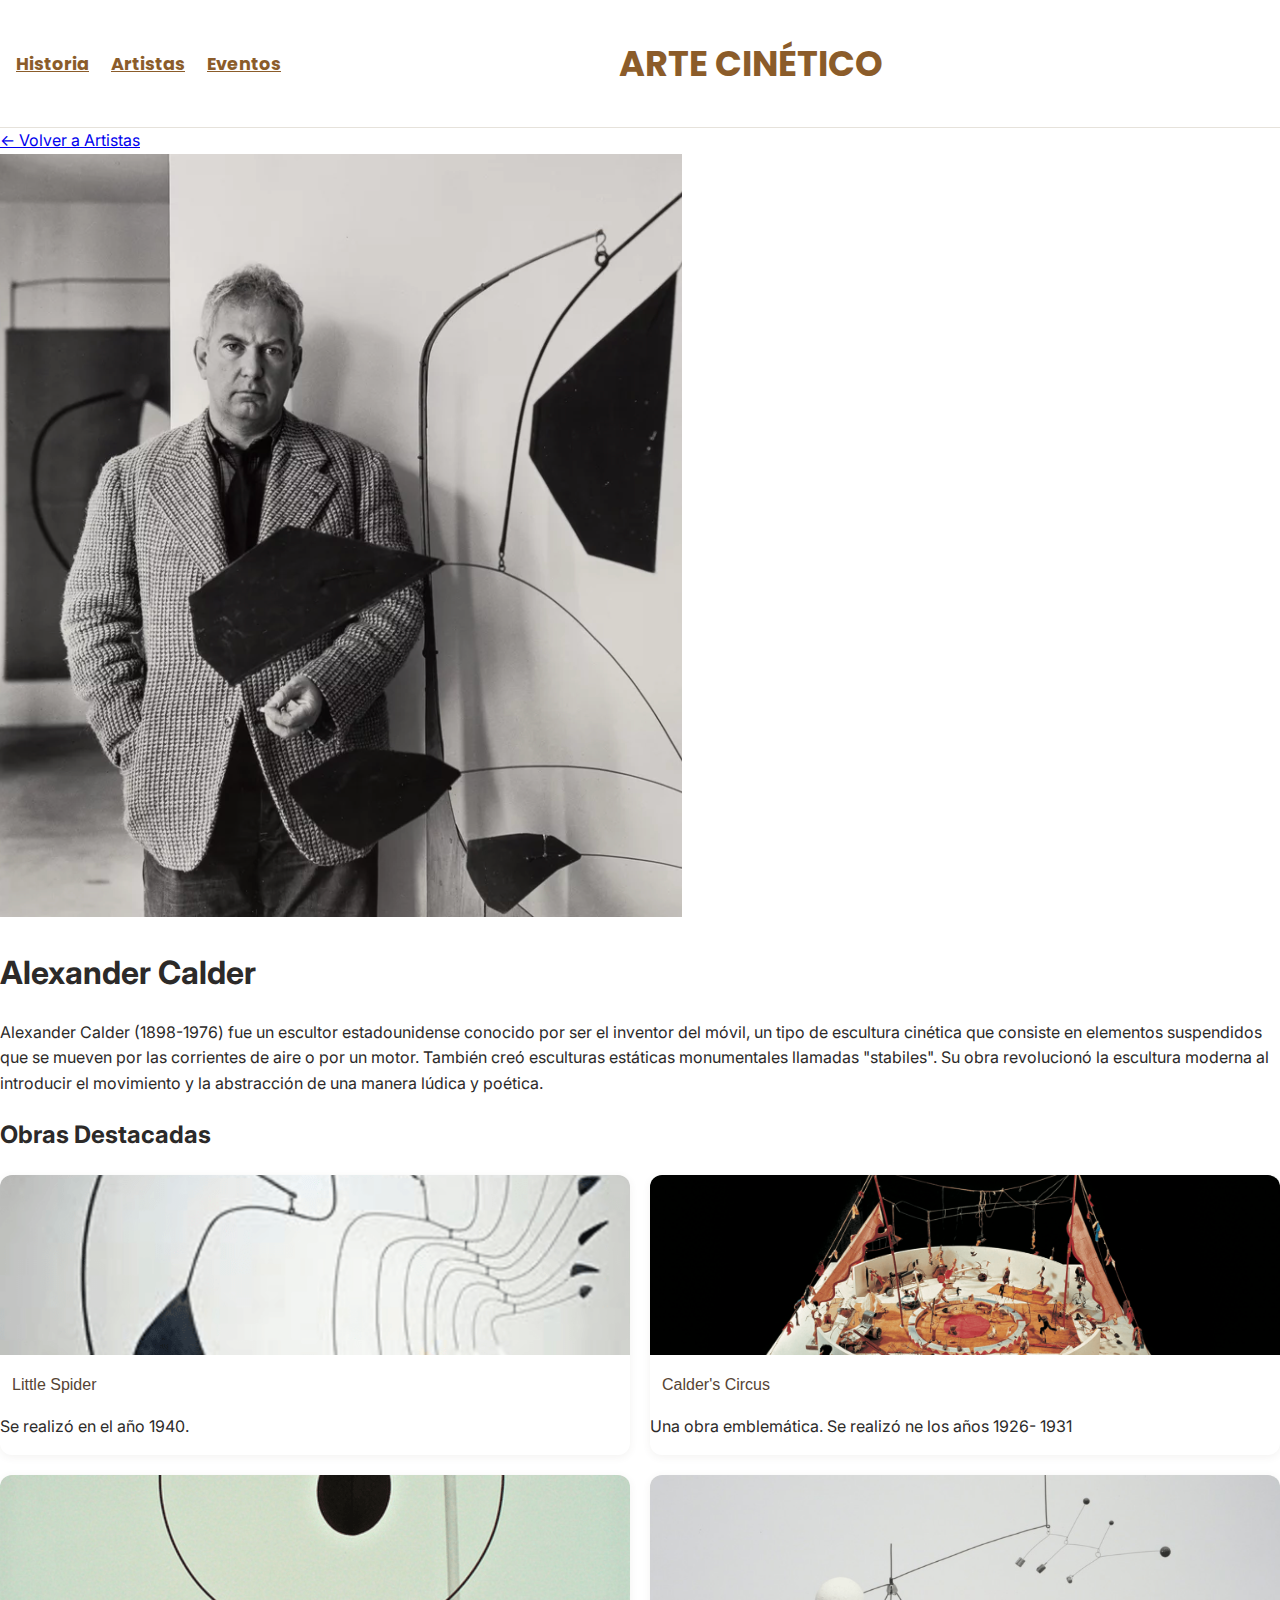
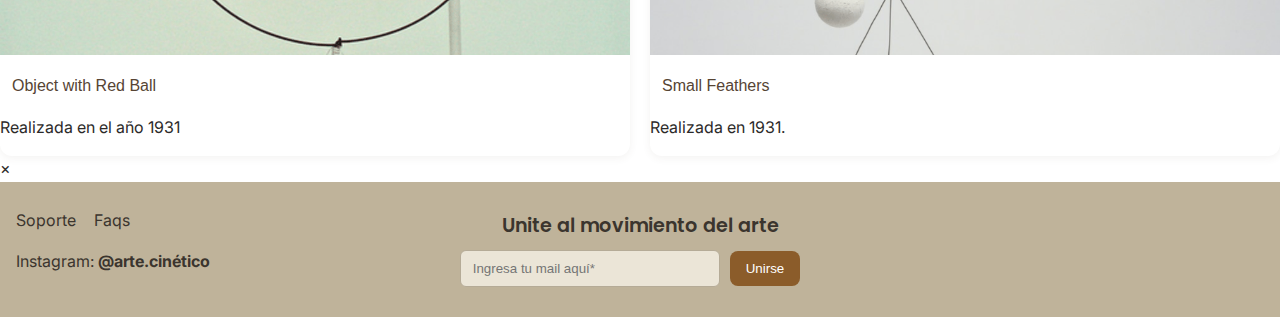
<file: alexander-calder.html>
<!doctype html>
<html lang="es">
<head>
  <meta charset="utf-8">
  <meta name="viewport" content="width=device-width, initial-scale=1">
  <title>Alexander Calder – Arte Cinético</title>
  <link href="https://fonts.googleapis.com/css2?family=Poppins:wght@600;700&family=Inter:wght@400;500&display=swap" rel="stylesheet">
  <link rel="stylesheet" href="styles.css?v=1">
  <style>
    #main-title:hover {
      transform: scale(1.03);
      text-shadow: 0 0 5px rgba(255, 255, 255, 0.7);
      transition: transform 0.2s ease-out, text-shadow 0.2s ease-out;
    }
    .nav-left a:not(.active):hover, .mobile-nav a:not(.active):hover {
      transform: scale(1.05);
      text-shadow: 0 0 4px rgba(255, 255, 255, 0.6);
      transition: transform 0.2s ease-out, text-shadow 0.2s ease-out;
    }
  </style>
</head>
<body>
<header class="main-header">
  <div class="header-row">
    <nav class="nav-left">
      <a href="historia.html">Historia</a>
      <a href="artistas.html" class="active">Artistas</a>
      <a href="eventos.html">Eventos</a>
    </nav>
    <a href="index.html" class="brand-btn">
      <h1 class="brand" id="main-title">ARTE CINÉTICO</h1>
    </a>
    <div class="nav-right">
      <a href="search.html" class="header-icon-link" aria-label="Buscar">
        <!-- Ícono de Búsqueda Cinético -->
        <svg class="header-icon" viewBox="0 0 24 24" fill="none" stroke="currentColor" stroke-width="1.5" stroke-linecap="round" stroke-linejoin="round"><circle cx="11" cy="11" r="8"></circle><circle cx="11" cy="11" r="5"></circle><circle cx="11" cy="11" r="2"></circle><line x1="21" y1="21" x2="16.65" y2="16.65"></line></svg>
      </a>
      <a href="#newsletter-section" class="header-icon-link" aria-label="Contacto">
        <!-- Ícono de Contacto Cinético -->
        <svg class="header-icon" viewBox="0 0 24 24" fill="none" stroke="currentColor" stroke-width="1.5" stroke-linecap="round" stroke-linejoin="round"><path d="M4 4h16c1.1 0 2 .9 2 2v12c0 1.1-.9 2-2 2H4c-1.1 0-2-.9-2-2V6c0-1.1.9-2 2-2z"></path><polyline points="22,6 12,13 2,6"></polyline><line x1="2" y1="19" x2="22" y2="19"></line><line x1="2" y1="4" x2="22" y2="4"></line></svg>
      </a>
      <a href="cart.html" class="header-icon-link" aria-label="Carrito">
        <!-- Ícono de Carrito/Bolsa Cinético -->
        <svg class="header-icon" viewBox="0 0 24 24" fill="none" stroke="currentColor" stroke-width="1.5" stroke-linecap="round" stroke-linejoin="round"><path d="M6 2L3 6v14a2 2 0 0 0 2 2h14a2 2 0 0 0 2-2V6l-3-4z"></path><line x1="3" y1="6" x2="21" y2="6"></line><path d="M16 10a4 4 0 0 1-8 0"></path></svg>
      </a>
    </div>
  </div>
  <button class="nav-toggle" aria-expanded="false" aria-controls="mobile-nav">☰</button>
  <nav id="mobile-nav" class="mobile-nav">
    <a href="historia.html">Historia</a>
    <a href="artistas.html" class="active">Artistas</a>
    <a href="eventos.html">Eventos</a>
  </nav>
</header>

<main class="artista-detalle-main">
  <a href="artistas.html" class="back-to-artists">← Volver a Artistas</a>
  <section class="artista-detalle-hero">
    <img src="ale.png" alt="Alexander Calder" class="artista-detalle-img">
    <div class="artista-detalle-info">
      <h1 class="nombre">Alexander Calder</h1>
      <p class="bio">
        Alexander Calder (1898-1976) fue un escultor estadounidense conocido por ser el inventor del móvil, un tipo de escultura cinética que consiste en elementos suspendidos que se mueven por las corrientes de aire o por un motor. También creó esculturas estáticas monumentales llamadas "stabiles". Su obra revolucionó la escultura moderna al introducir el movimiento y la abstracción de una manera lúdica y poética.
      </p>
    </div>
  </section>

  <section class="obras-artista">
    <h2 class="obras-artista-titulo">Obras Destacadas</h2>
    <div class="obras-grid">
      <article class="obra-card">
        <img src="little spider .png" alt="Obra de Alexander Calder 1" class="obra-img-clickable">
        <p class="obra-title">Little Spider</p>
        <p class="obra-desc">Se realizó en el año 1940.</p>
      </article>
      <article class="obra-card">
        <img src="circus.png" alt="Obra de Alexander Calder 2" class="obra-img-clickable">
        <p class="obra-title">Calder's Circus </p>
        <p class="obra-desc">Una obra emblemática. Se realizó ne los años 1926- 1931</p>
      </article>
      <article class="obra-card">
        <img src="red ball.png" alt="Obra de Alexander Calder 3" class="obra-img-clickable">
        <p class="obra-title">Object with Red Ball </p>
        <p class="obra-desc">Realizada en el año 1931 </p>
      </article>
      <article class="obra-card">
        <img src="alex.png" alt="Obra de Alexander Calder 4" class="obra-img-clickable">
        <p class="obra-title">Small Feathers </p>
        <p class="obra-desc">Realizada en 1931. </p>
      </article>
    </div>
  </section>
</main>

<div id="img-modal" class="img-modal">
  <span class="img-modal-close">&times;</span>
  <img class="img-modal-content" id="img-modal-img">
</div>

<footer class="main-footer">
  <div class="footer-left"><a href="#">Soporte</a><a href="#">Faqs</a><p>Instagram: <strong>@arte.cinético</strong></p></div>
  <div id="newsletter-section" class="footer-center"><p class="cta">Unite al movimiento del arte</p><form class="newsletter" novalidate><input type="email" placeholder="Ingresa tu mail aquí*" required><button type="submit">Unirse</button><span class="form-msg" aria-live="polite"></span></form></div>
  <div class="footer-right"></div>
</footer>

<script src="main.js?v=1" defer></script>
</body>
</html>
</file>
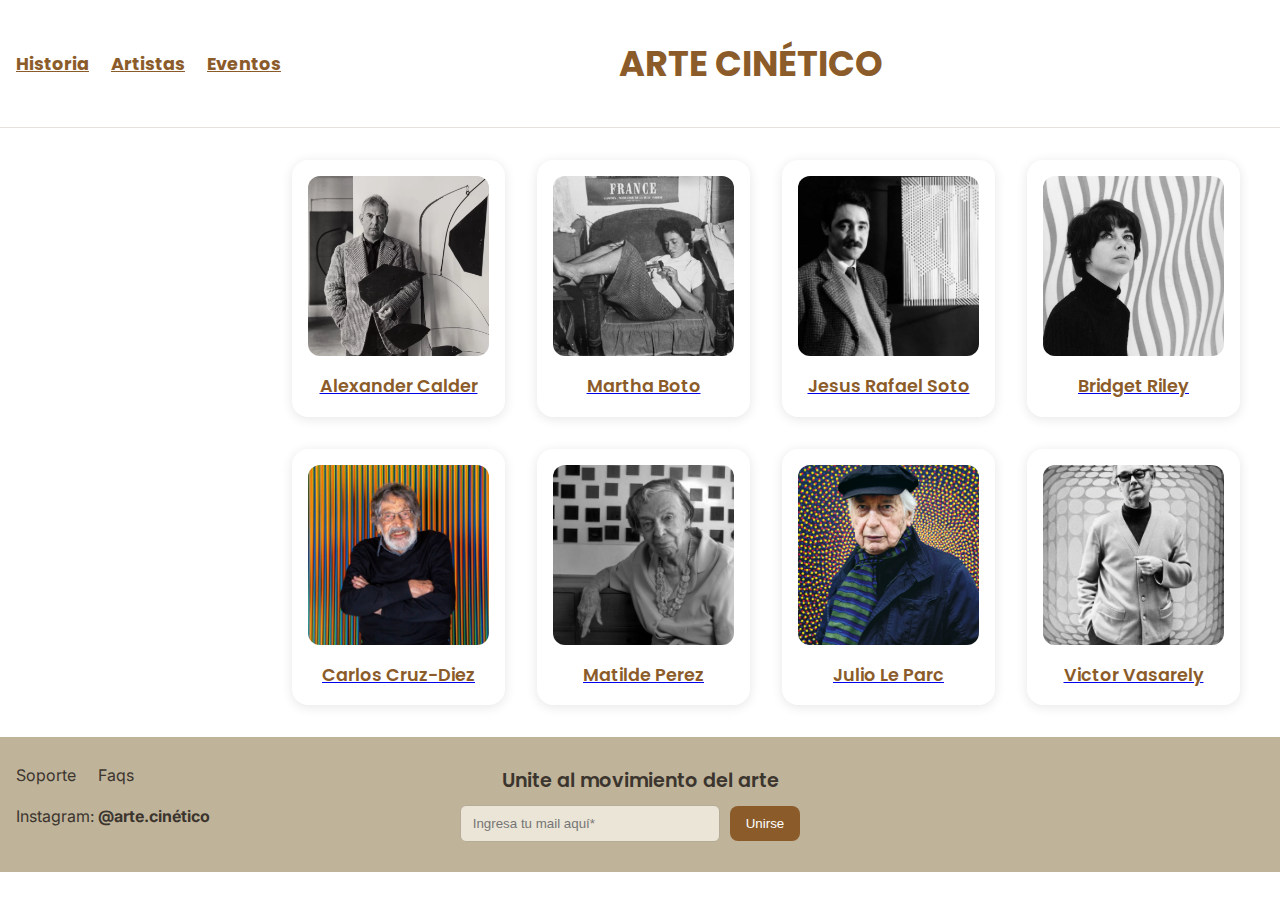
<file: artistas.html>
<!doctype html>
<html lang="es">
<head>
  <meta charset="utf-8">
  <meta name="viewport" content="width=device-width, initial-scale=1">
  <title>Artistas – Arte Cinético</title>
  <link href="https://fonts.googleapis.com/css2?family=Poppins:wght@600;700&family=Inter:wght@400;500&display=swap" rel="stylesheet">
  <link rel="stylesheet" href="styles.css?v=1">
  <style>
    #main-title:hover {
      transform: scale(1.03);
      text-shadow: 0 0 5px rgba(255, 255, 255, 0.7);
      transition: transform 0.2s ease-out, text-shadow 0.2s ease-out;
    }
    .nav-left a:not(.active):hover, .mobile-nav a:not(.active):hover {
      transform: scale(1.05);
      text-shadow: 0 0 4px rgba(255, 255, 255, 0.6);
      transition: transform 0.2s ease-out, text-shadow 0.2s ease-out;
    }
  </style>
</head>
<body>
<header class="main-header">
  <div class="header-row">
    <nav class="nav-left">
      <a href="historia.html">Historia</a>
      <a href="artistas.html" class="active">Artistas</a>
      <a href="eventos.html">Eventos</a>
    </nav>
    <a href="index.html" class="brand-btn">
      <h1 class="brand" id="main-title">ARTE CINÉTICO</h1>
    </a>
    <div class="nav-right">
      <a href="search.html" class="header-icon-link" aria-label="Buscar">
        <svg class="header-icon" viewBox="0 0 24 24" fill="none" stroke="currentColor" stroke-width="1.5" stroke-linecap="round" stroke-linejoin="round"><circle cx="11" cy="11" r="8"></circle><circle cx="11" cy="11" r="5"></circle><circle cx="11" cy="11" r="2"></circle><line x1="21" y1="21" x2="16.65" y2="16.65"></line></svg>
      </a>
      <a href="#newsletter-section" class="header-icon-link" aria-label="Contacto">
        <svg class="header-icon" viewBox="0 0 24 24" fill="none" stroke="currentColor" stroke-width="1.5" stroke-linecap="round" stroke-linejoin="round"><path d="M4 4h16c1.1 0 2 .9 2 2v12c0 1.1-.9 2-2 2H4c-1.1 0-2-.9-2-2V6c0-1.1.9-2 2-2z"></path><polyline points="22,6 12,13 2,6"></polyline><line x1="2" y1="19" x2="22" y2="19"></line><line x1="2" y1="4" x2="22" y2="4"></line></svg>
      </a>
      <a href="cart.html" class="header-icon-link" aria-label="Carrito">
        <svg class="header-icon" viewBox="0 0 24 24" fill="none" stroke="currentColor" stroke-width="1.5" stroke-linecap="round" stroke-linejoin="round"><path d="M6 2L3 6v14a2 2 0 0 0 2 2h14a2 2 0 0 0 2-2V6l-3-4z"></path><line x1="3" y1="6" x2="21" y2="6"></line><path d="M16 10a4 4 0 0 1-8 0"></path></svg>
      </a>
    </div>
  </div>
  <button class="nav-toggle" aria-expanded="false" aria-controls="mobile-nav">☰</button>
  <nav id="mobile-nav" class="mobile-nav">
    <a href="historia.html">Historia</a>
    <a href="artistas.html" class="active">Artistas</a>
    <a href="eventos.html">Eventos</a>
  </nav>
</header>
<main class="artistas-main">
  <div class="artistas-layout">
    <aside class="artistas-sidebar">
    </aside>
    <section class="artistas-grid">
      <a href="alexander-calder.html" class="artista-card">
        <img src="ale.png" alt="Artista 1">
        <p class="artista-nombre">Alexander Calder</p>
      </a>
      <a href="martha-boto.html" class="artista-card">
        <img src="martha.png" alt="Artista 2">
        <p class="artista-nombre">Martha Boto</p>
      </a>
      <a href="jesus-rafael-soto.html" class="artista-card">
        <img src="jesus.png" alt="Artista 3">
        <p class="artista-nombre">Jesus Rafael Soto</p>
      </a>
      <a href="bridget-riley.html" class="artista-card">
        <img src="bridget.png" alt="Artista 4">
        <p class="artista-nombre">Bridget Riley</p>
      </a>
      <a href="carlos-cruz-diez.html" class="artista-card">
        <img src="carlon.png" alt="Artista 5">
        <p class="artista-nombre">Carlos Cruz-Diez </p>
      </a>
      <a href="matilde-perez.html" class="artista-card">
        <img src="matilde.png" alt="Artista 6">
        <p class="artista-nombre">Matilde Perez</p>
      </a>
      <a href="julio-le-parc.html" class="artista-card">
        <img src="julio.png" alt="Artista 7">
        <p class="artista-nombre">Julio Le Parc</p>
      </a>
      <a href="victor-vasarely.html" class="artista-card">
        <img src="victor.png" alt="Artista 8">
        <p class="artista-nombre">Victor Vasarely</p>
      </a>
    </section>
  </div>
</main>
<footer class="main-footer">
  <div class="footer-left">
    <a href="#">Soporte</a>
    <a href="#">Faqs</a>
    <p>Instagram: <strong>@arte.cinético</strong></p>
  </div>
  <div id="newsletter-section" class="footer-center"><p class="cta">Unite al movimiento del arte</p><form class="newsletter" novalidate><input type="email" placeholder="Ingresa tu mail aquí*" required><button type="submit">Unirse</button><span class="form-msg" aria-live="polite"></span></form></div>
  <div class="footer-right"><!-- vacío (espacio como en tu diseño) --></div>
</footer>
<script src="main.js?v=1" defer></script>
</body>
</html>
</file>
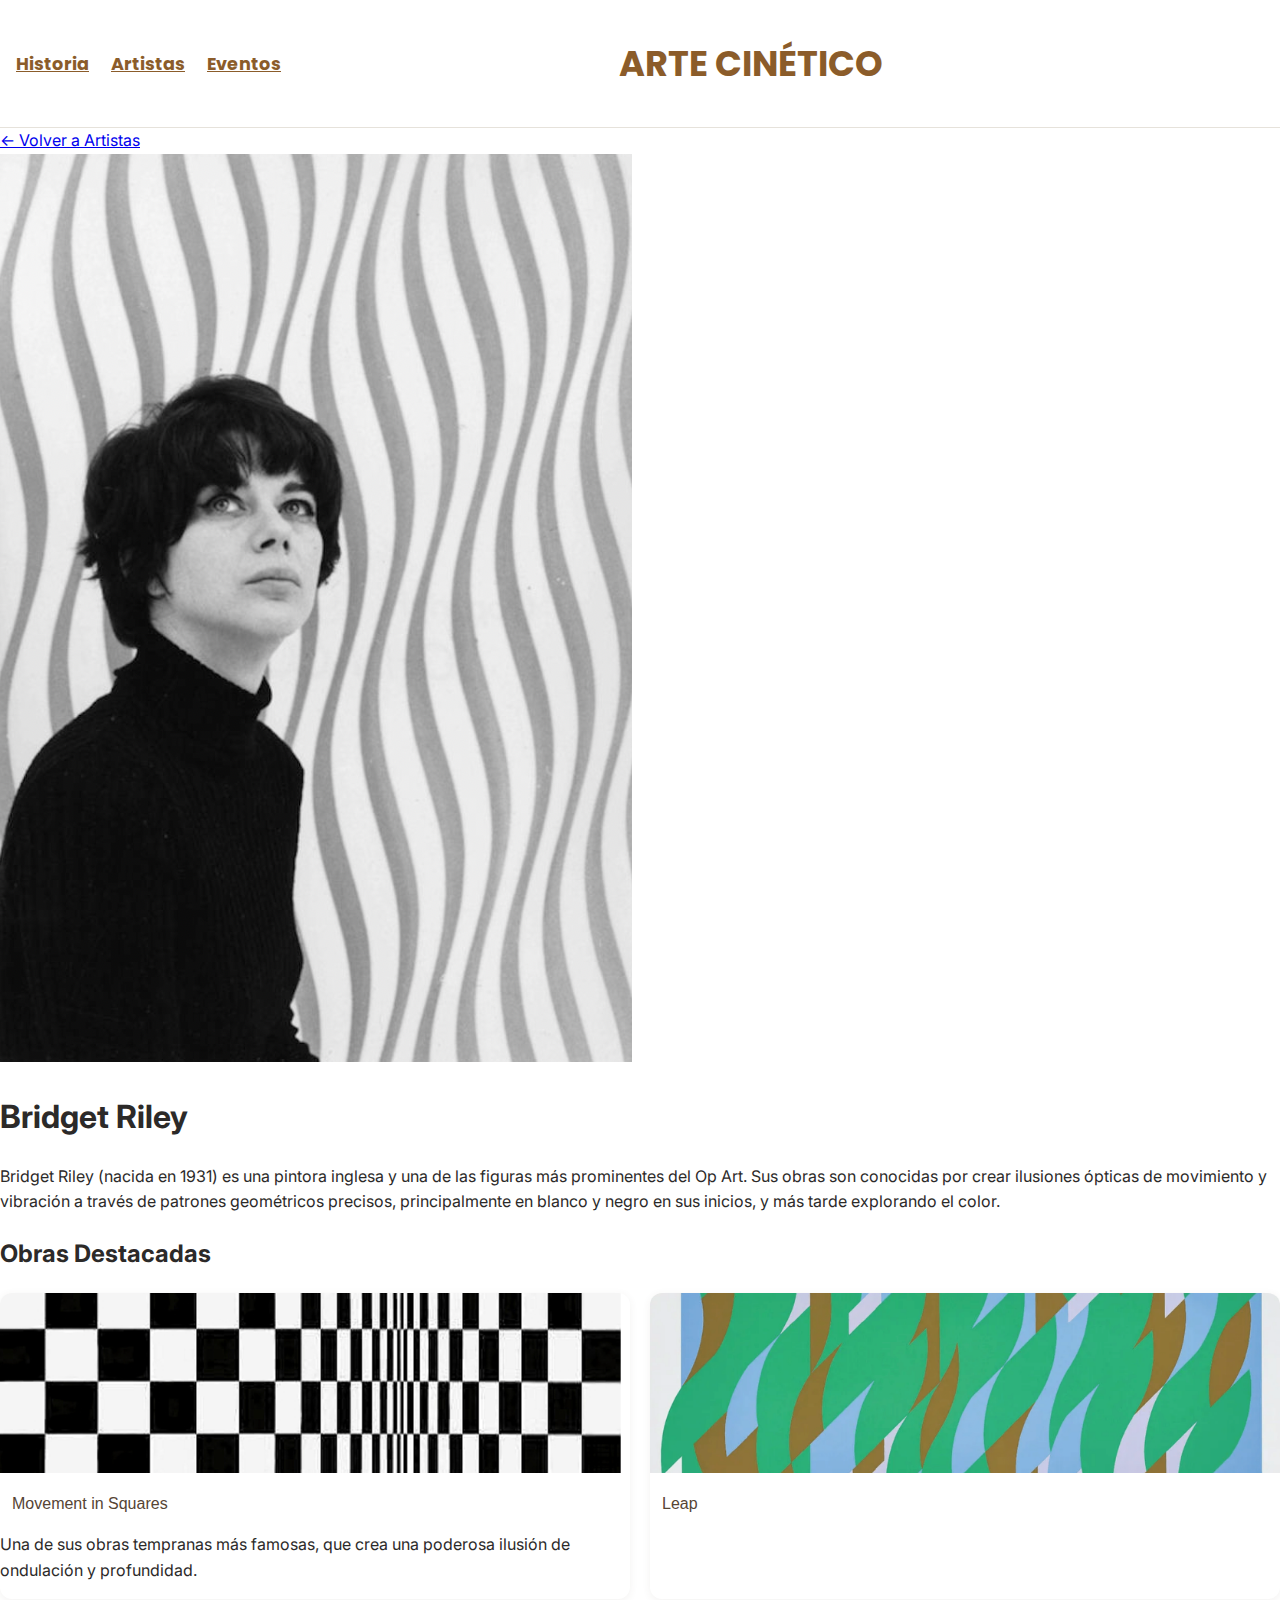
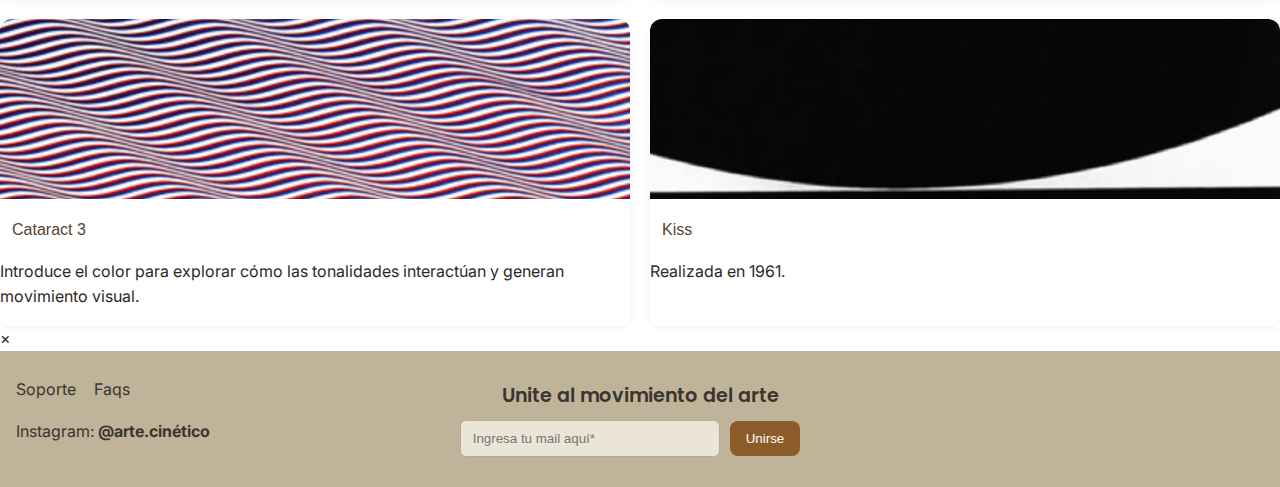
<file: bridget-riley.html>
<!doctype html>
<html lang="es">
<head>
  <meta charset="utf-8">
  <meta name="viewport" content="width=device-width, initial-scale=1">
  <title>Bridget Riley – Arte Cinético</title>
  <link href="https://fonts.googleapis.com/css2?family=Poppins:wght@600;700&family=Inter:wght@400;500&display=swap" rel="stylesheet">
  <link rel="stylesheet" href="styles.css?v=1">
  <style>
    #main-title:hover {
      transform: scale(1.03);
      text-shadow: 0 0 5px rgba(255, 255, 255, 0.7);
      transition: transform 0.2s ease-out, text-shadow 0.2s ease-out;
    }
    .nav-left a:not(.active):hover, .mobile-nav a:not(.active):hover {
      transform: scale(1.05);
      text-shadow: 0 0 4px rgba(255, 255, 255, 0.6);
      transition: transform 0.2s ease-out, text-shadow 0.2s ease-out;
    }
  </style>
</head>
<body>
<header class="main-header">
  <div class="header-row">
    <nav class="nav-left">
      <a href="historia.html">Historia</a>
      <a href="artistas.html" class="active">Artistas</a>
      <a href="eventos.html">Eventos</a>
    </nav>
    <a href="index.html" class="brand-btn">
      <h1 class="brand" id="main-title">ARTE CINÉTICO</h1>
    </a>
    <div class="nav-right">
      <a href="search.html" class="header-icon-link" aria-label="Buscar">
        <svg class="header-icon" viewBox="0 0 24 24" fill="none" stroke="currentColor" stroke-width="1.5" stroke-linecap="round" stroke-linejoin="round"><circle cx="11" cy="11" r="8"></circle><circle cx="11" cy="11" r="5"></circle><circle cx="11" cy="11" r="2"></circle><line x1="21" y1="21" x2="16.65" y2="16.65"></line></svg>
      </a>
      <a href="#newsletter-section" class="header-icon-link" aria-label="Contacto">
        <svg class="header-icon" viewBox="0 0 24 24" fill="none" stroke="currentColor" stroke-width="1.5" stroke-linecap="round" stroke-linejoin="round"><path d="M4 4h16c1.1 0 2 .9 2 2v12c0 1.1-.9 2-2 2H4c-1.1 0-2-.9-2-2V6c0-1.1.9-2 2-2z"></path><polyline points="22,6 12,13 2,6"></polyline><line x1="2" y1="19" x2="22" y2="19"></line><line x1="2" y1="4" x2="22" y2="4"></line></svg>
      </a>
      <a href="cart.html" class="header-icon-link" aria-label="Carrito">
        <svg class="header-icon" viewBox="0 0 24 24" fill="none" stroke="currentColor" stroke-width="1.5" stroke-linecap="round" stroke-linejoin="round"><path d="M6 2L3 6v14a2 2 0 0 0 2 2h14a2 2 0 0 0 2-2V6l-3-4z"></path><line x1="3" y1="6" x2="21" y2="6"></line><path d="M16 10a4 4 0 0 1-8 0"></path></svg>
      </a>
    </div>
  </div>
  <button class="nav-toggle" aria-expanded="false" aria-controls="mobile-nav">☰</button>
  <nav id="mobile-nav" class="mobile-nav">
    <a href="historia.html">Historia</a>
    <a href="artistas.html" class="active">Artistas</a>
    <a href="eventos.html">Eventos</a>
  </nav>
</header>

<main class="artista-detalle-main">
  <a href="artistas.html" class="back-to-artists">← Volver a Artistas</a>
  <section class="artista-detalle-hero">
    <img src="bridget.png" alt="Bridget Riley" class="artista-detalle-img">
    <div class="artista-detalle-info">
      <h1 class="nombre">Bridget Riley</h1>
      <p class="bio">
        Bridget Riley (nacida en 1931) es una pintora inglesa y una de las figuras más prominentes del Op Art. Sus obras son conocidas por crear ilusiones ópticas de movimiento y vibración a través de patrones geométricos precisos, principalmente en blanco y negro en sus inicios, y más tarde explorando el color.
      </p>
    </div>
  </section>

  <section class="obras-artista">
    <h2 class="obras-artista-titulo">Obras Destacadas</h2>
    <div class="obras-grid">
      <article class="obra-card">
        <img src="riley.png" alt="Obra de Bridget Riley 1" class="obra-img-clickable">
        <p class="obra-title">Movement in Squares</p>
        <p class="obra-desc">Una de sus obras tempranas más famosas, que crea una poderosa ilusión de ondulación y profundidad.</p>
      </article>
      <article class="obra-card">
        <img src="riley2.png" alt="Obra de Bridget Riley 2" class="obra-img-clickable">
        <p class="obra-title">Leap</p>
        <p class="obra-desc"></p>
      </article>
      <article class="obra-card">
        <img src="riley4.png" alt="Obra de Bridget Riley 3" class="obra-img-clickable">
        <p class="obra-title">Cataract 3</p>
        <p class="obra-desc">Introduce el color para explorar cómo las tonalidades interactúan y generan movimiento visual.</p>
      </article>
      <article class="obra-card">
        <img src="riley5.png" alt="Obra de Bridget Riley 4" class="obra-img-clickable">
        <p class="obra-title">Kiss</p>
        <p class="obra-desc">Realizada en 1961.</p>
      </article>
    </div>
  </section>
</main>

<div id="img-modal" class="img-modal">
  <span class="img-modal-close">&times;</span>
  <img class="img-modal-content" id="img-modal-img">
</div>

<footer class="main-footer">
  <div class="footer-left"><a href="#">Soporte</a><a href="#">Faqs</a><p>Instagram: <strong>@arte.cinético</strong></p></div>
  <div id="newsletter-section" class="footer-center"><p class="cta">Unite al movimiento del arte</p><form class="newsletter" novalidate><input type="email" placeholder="Ingresa tu mail aquí*" required><button type="submit">Unirse</button><span class="form-msg" aria-live="polite"></span></form></div>
  <div class="footer-right"></div>
</footer>

<script src="main.js?v=1" defer></script>
</body>
</html>
</file>
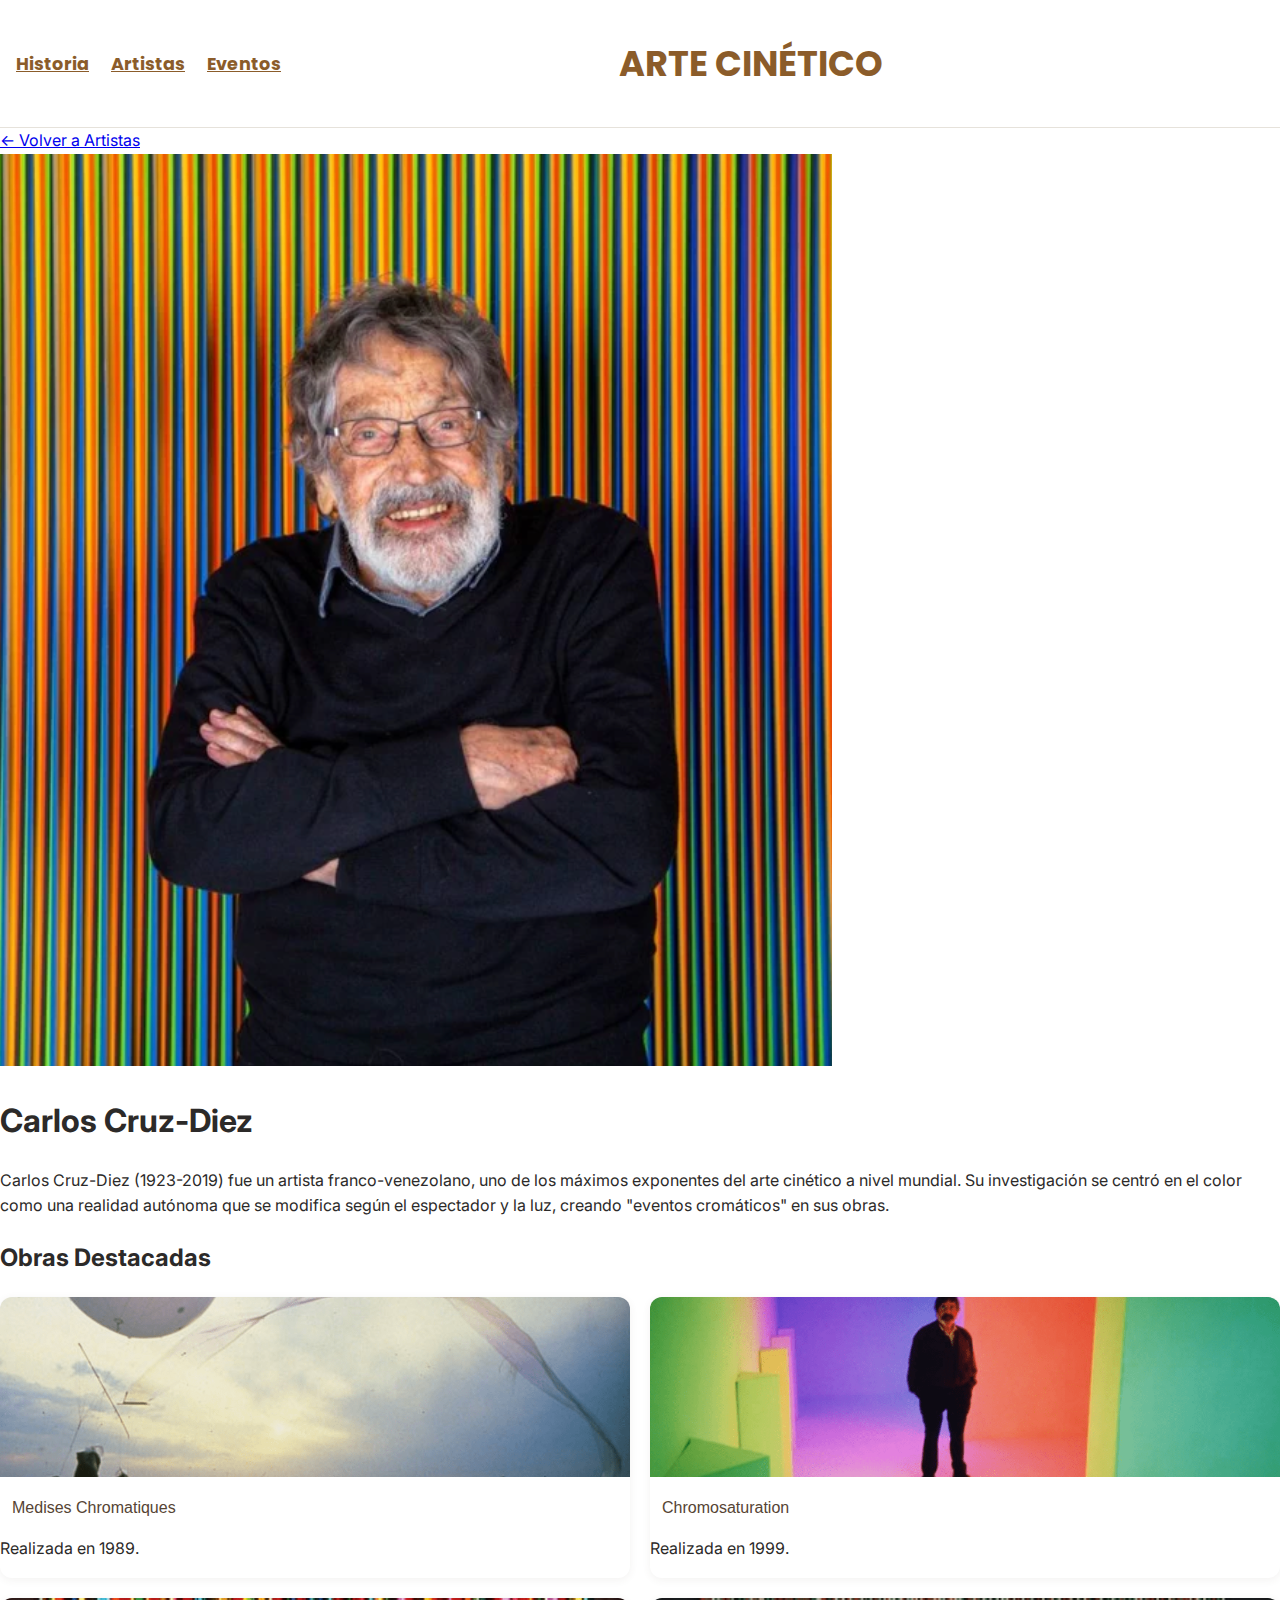
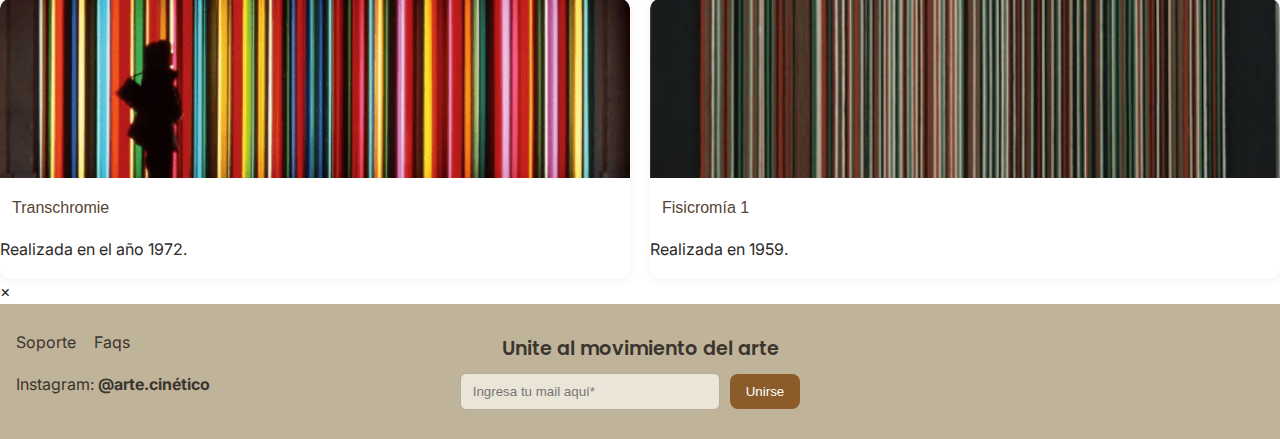
<file: carlos-cruz-diez.html>
<!doctype html>
<html lang="es">
<head>
  <meta charset="utf-8">
  <meta name="viewport" content="width=device-width, initial-scale=1">
  <title>Carlos Cruz-Diez – Arte Cinético</title>
  <link href="https://fonts.googleapis.com/css2?family=Poppins:wght@600;700&family=Inter:wght@400;500&display=swap" rel="stylesheet">
  <link rel="stylesheet" href="styles.css?v=1">
  <style>
    #main-title:hover {
      transform: scale(1.03);
      text-shadow: 0 0 5px rgba(255, 255, 255, 0.7);
      transition: transform 0.2s ease-out, text-shadow 0.2s ease-out;
    }
    .nav-left a:not(.active):hover, .mobile-nav a:not(.active):hover {
      transform: scale(1.05);
      text-shadow: 0 0 4px rgba(255, 255, 255, 0.6);
      transition: transform 0.2s ease-out, text-shadow 0.2s ease-out;
    }
  </style>
</head>
<body>
<header class="main-header">
  <div class="header-row">
    <nav class="nav-left">
      <a href="historia.html">Historia</a>
      <a href="artistas.html" class="active">Artistas</a>
      <a href="eventos.html">Eventos</a>
    </nav>
    <a href="index.html" class="brand-btn">
      <h1 class="brand" id="main-title">ARTE CINÉTICO</h1>
    </a>
    <div class="nav-right">
      <a href="search.html" class="header-icon-link" aria-label="Buscar">
        <svg class="header-icon" viewBox="0 0 24 24" fill="none" stroke="currentColor" stroke-width="1.5" stroke-linecap="round" stroke-linejoin="round"><circle cx="11" cy="11" r="8"></circle><circle cx="11" cy="11" r="5"></circle><circle cx="11" cy="11" r="2"></circle><line x1="21" y1="21" x2="16.65" y2="16.65"></line></svg>
      </a>
      <a href="#newsletter-section" class="header-icon-link" aria-label="Contacto">
        <svg class="header-icon" viewBox="0 0 24 24" fill="none" stroke="currentColor" stroke-width="1.5" stroke-linecap="round" stroke-linejoin="round"><path d="M4 4h16c1.1 0 2 .9 2 2v12c0 1.1-.9 2-2 2H4c-1.1 0-2-.9-2-2V6c0-1.1.9-2 2-2z"></path><polyline points="22,6 12,13 2,6"></polyline><line x1="2" y1="19" x2="22" y2="19"></line><line x1="2" y1="4" x2="22" y2="4"></line></svg>
      </a>
      <a href="cart.html" class="header-icon-link" aria-label="Carrito">
        <svg class="header-icon" viewBox="0 0 24 24" fill="none" stroke="currentColor" stroke-width="1.5" stroke-linecap="round" stroke-linejoin="round"><path d="M6 2L3 6v14a2 2 0 0 0 2 2h14a2 2 0 0 0 2-2V6l-3-4z"></path><line x1="3" y1="6" x2="21" y2="6"></line><path d="M16 10a4 4 0 0 1-8 0"></path></svg>
      </a>
    </div>
  </div>
  <button class="nav-toggle" aria-expanded="false" aria-controls="mobile-nav">☰</button>
  <nav id="mobile-nav" class="mobile-nav">
    <a href="historia.html">Historia</a>
    <a href="artistas.html" class="active">Artistas</a>
    <a href="eventos.html">Eventos</a>
  </nav>
</header>

<main class="artista-detalle-main">
  <a href="artistas.html" class="back-to-artists">← Volver a Artistas</a>
  <section class="artista-detalle-hero">
    <img src="carlon.png" alt="Carlos Cruz-Diez" class="artista-detalle-img">
    <div class="artista-detalle-info">
      <h1 class="nombre">Carlos Cruz-Diez</h1>
      <p class="bio">
        Carlos Cruz-Diez (1923-2019) fue un artista franco-venezolano, uno de los máximos exponentes del arte cinético a nivel mundial. Su investigación se centró en el color como una realidad autónoma que se modifica según el espectador y la luz, creando "eventos cromáticos" en sus obras.
      </p>
    </div>
  </section>

  <section class="obras-artista">
    <h2 class="obras-artista-titulo">Obras Destacadas</h2>
    <div class="obras-grid">
      <article class="obra-card">
        <img src="carlos1.png" alt="Obra de Carlos Cruz-Diez 1" class="obra-img-clickable">
        <p class="obra-title">Medises Chromatiques</p>
        <p class="obra-desc">Realizada en 1989.</p>
      </article>
      <article class="obra-card">
        <img src="carlos3.png" alt="Obra de Carlos Cruz-Diez 2" class="obra-img-clickable">
        <p class="obra-title">Chromosaturation</p>
        <p class="obra-desc">Realizada en 1999.</p>
      </article>
      <article class="obra-card">
        <img src="carlos4.png" alt="Obra de Carlos Cruz-Diez 3" class="obra-img-clickable">
        <p class="obra-title">Transchromie</p>
        <p class="obra-desc">Realizada en el año 1972.</p>
      </article>
      <article class="obra-card">
        <img src="carlos5.png" alt="Obra de Carlos Cruz-Diez 4" class="obra-img-clickable">
        <p class="obra-title">Fisicromía 1</p>
        <p class="obra-desc">Realizada en 1959.</p>
      </article>
    </div>
  </section>
</main>

<div id="img-modal" class="img-modal">
  <span class="img-modal-close">&times;</span>
  <img class="img-modal-content" id="img-modal-img">
</div>

<footer class="main-footer">
  <div class="footer-left"><a href="#">Soporte</a><a href="#">Faqs</a><p>Instagram: <strong>@arte.cinético</strong></p></div>
  <div id="newsletter-section" class="footer-center"><p class="cta">Unite al movimiento del arte</p><form class="newsletter" novalidate><input type="email" placeholder="Ingresa tu mail aquí*" required><button type="submit">Unirse</button><span class="form-msg" aria-live="polite"></span></form></div>
  <div class="footer-right"></div>
</footer>

<script src="main.js?v=1" defer></script>
</body>
</html>
</file>
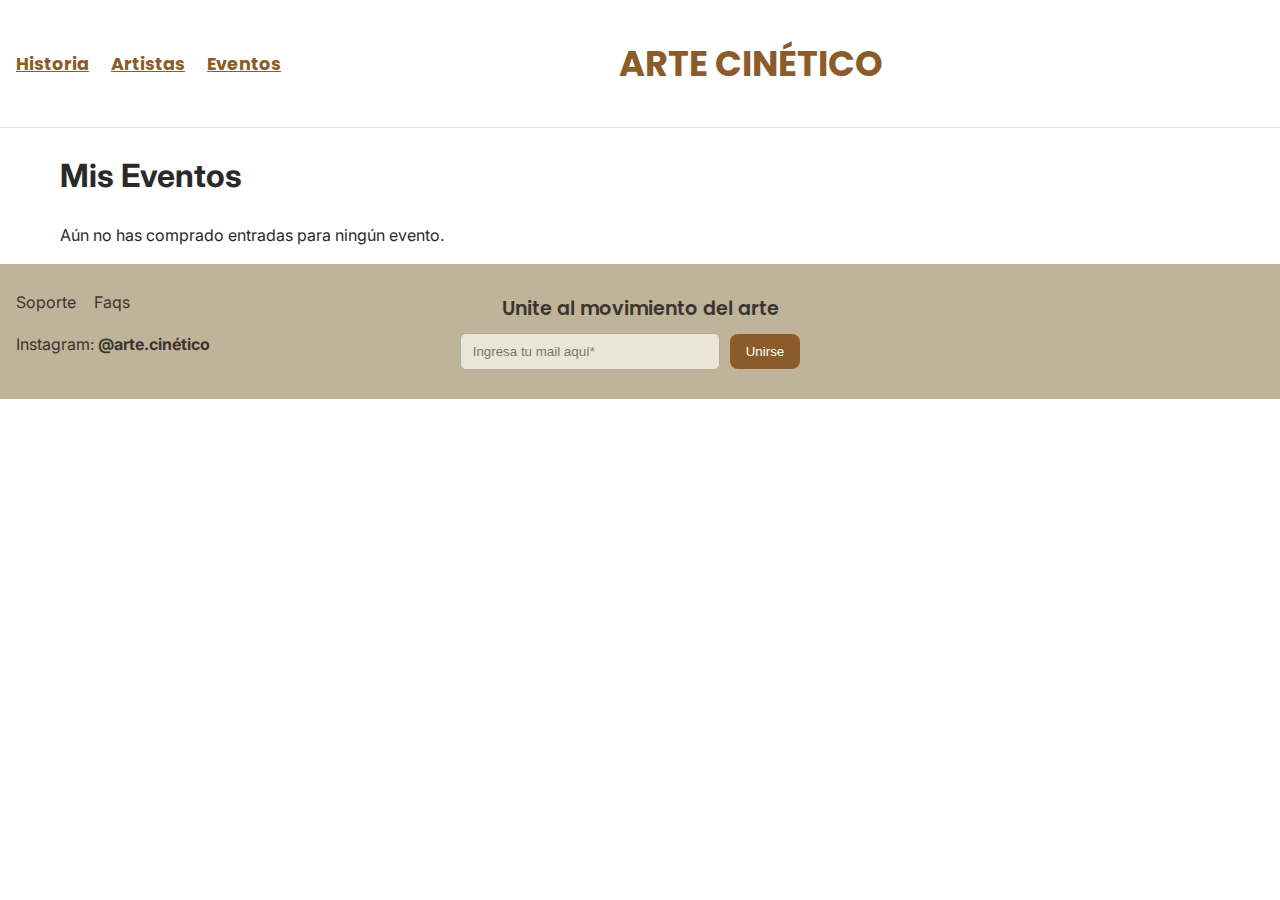
<file: cart.html>
<!doctype html>
<html lang="es">
<head>
  <meta charset="utf-8">
  <meta name="viewport" content="width=device-width, initial-scale=1">
  <title>Carrito – Arte Cinético</title>
  <link href="https://fonts.googleapis.com/css2?family=Poppins:wght@600;700&family=Inter:wght@400;500&display=swap" rel="stylesheet">
  <link rel="stylesheet" href="styles.css?v=1">
  <style>
    #main-title:hover {
      transform: scale(1.03);
      text-shadow: 0 0 5px rgba(255, 255, 255, 0.7);
      transition: transform 0.2s ease-out, text-shadow 0.2s ease-out;
    }
    .nav-left a:not(.active):hover, .mobile-nav a:not(.active):hover {
      transform: scale(1.05);
      text-shadow: 0 0 4px rgba(255, 255, 255, 0.6);
      transition: transform 0.2s ease-out, text-shadow 0.2s ease-out;
    }
  </style>
</head>
<body>
<header class="main-header">
  <div class="header-row">
    <nav class="nav-left">
      <a href="historia.html">Historia</a>
      <a href="artistas.html">Artistas</a>
      <a href="eventos.html">Eventos</a>
    </nav>
    <a href="index.html" class="brand-btn">
      <h1 class="brand" id="main-title">ARTE CINÉTICO</h1>
    </a>
    <div class="nav-right">
      <a href="search.html" class="header-icon-link" aria-label="Buscar">
        <svg class="header-icon" viewBox="0 0 24 24" fill="none" stroke="currentColor" stroke-width="1.5" stroke-linecap="round" stroke-linejoin="round"><circle cx="11" cy="11" r="8"></circle><circle cx="11" cy="11" r="5"></circle><circle cx="11" cy="11" r="2"></circle><line x1="21" y1="21" x2="16.65" y2="16.65"></line></svg>
      </a>
      <a href="#newsletter-section" class="header-icon-link" aria-label="Contacto">
        <svg class="header-icon" viewBox="0 0 24 24" fill="none" stroke="currentColor" stroke-width="1.5" stroke-linecap="round" stroke-linejoin="round"><path d="M4 4h16c1.1 0 2 .9 2 2v12c0 1.1-.9 2-2 2H4c-1.1 0-2-.9-2-2V6c0-1.1.9-2 2-2z"></path><polyline points="22,6 12,13 2,6"></polyline><line x1="2" y1="19" x2="22" y2="19"></line><line x1="2" y1="4" x2="22" y2="4"></line></svg>
      </a>
      <a href="cart.html" class="header-icon-link" aria-label="Carrito">
        <svg class="header-icon" viewBox="0 0 24 24" fill="none" stroke="currentColor" stroke-width="1.5" stroke-linecap="round" stroke-linejoin="round"><path d="M6 2L3 6v14a2 2 0 0 0 2 2h14a2 2 0 0 0 2-2V6l-3-4z"></path><line x1="3" y1="6" x2="21" y2="6"></line><path d="M16 10a4 4 0 0 1-8 0"></path></svg>
      </a>
    </div>
  </div>
  <button class="nav-toggle" aria-expanded="false" aria-controls="mobile-nav">☰</button>
  <nav id="mobile-nav" class="mobile-nav">
    <a href="historia.html">Historia</a>
    <a href="artistas.html">Artistas</a>
    <a href="eventos.html">Eventos</a>
  </nav>
</header>

<main class="container cart-page">
  <section class="cart-section">
    <h1>Mis Eventos</h1>
    <div class="cart-items">
      <!-- Ejemplo de un item en el carrito -->
      <!-- 
      <div class="cart-item">
        <img src="evento1.png" alt="Expo Cinética 2024">
        <div class="cart-item-info">
          <h3>Expo Cinética 2024</h3>
          <p>Fecha: 12/07/2024</p>
          <p>Precio: $1200</p>
        </div>
        <button class="remove-item-btn">Quitar</button>
      </div>
      -->
      <p>Aún no has comprado entradas para ningún evento.</p>
    </div>
    <div class="cart-summary">
      <!-- <h2>Total: $0</h2> -->
      <!-- <button>Finalizar Compra</button> -->
    </div>
  </section>
</main>

<footer class="main-footer">
  <div class="footer-left"><a href="#">Soporte</a><a href="#">Faqs</a><p>Instagram: <strong>@arte.cinético</strong></p></div>
  <div id="newsletter-section" class="footer-center"><p class="cta">Unite al movimiento del arte</p><form class="newsletter" novalidate><input type="email" placeholder="Ingresa tu mail aquí*" required><button type="submit">Unirse</button><span class="form-msg" aria-live="polite"></span></form></div>
  <div class="footer-right"></div>
</footer>

<script src="main.js?v=1" defer></script>
</body>
</html>
</file>
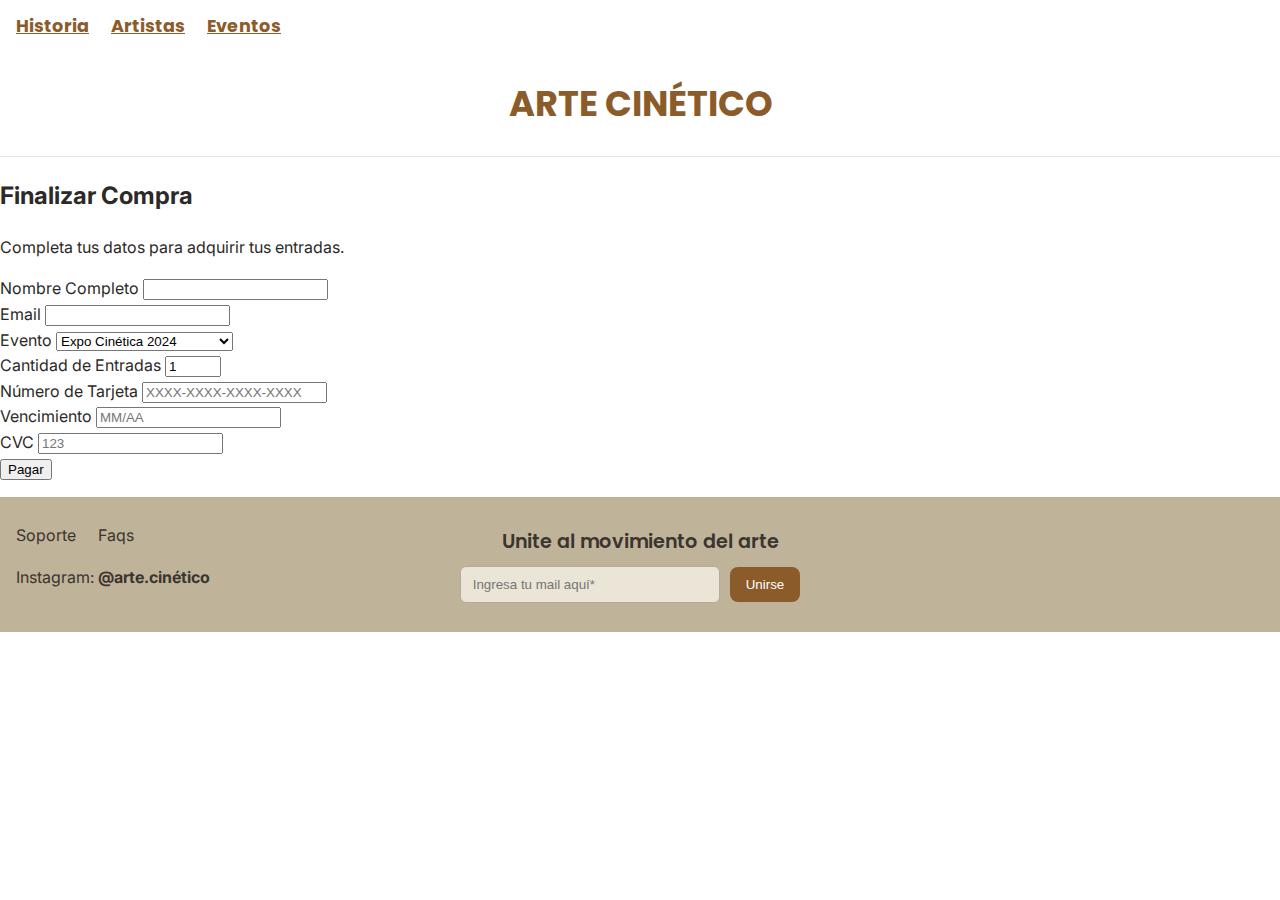
<file: comprar.html>
<!DOCTYPE html>
<html lang="es">
<head>
  <meta charset="UTF-8">
  <meta name="viewport" content="width=device-width, initial-scale=1.0">
  <title>Comprar Tickets – Arte Cinético</title>
  <link rel="stylesheet" href="styles.css?v=1">
  <link href="https://fonts.googleapis.com/css2?family=Poppins:wght@600;700&family=Inter:wght@400;500&display=swap" rel="stylesheet">
</head>
<body>

<header class="main-header">
  <div class="header-row">
    <div class="nav-group">
      <nav class="nav-left">
        <a href="historia.html">Historia</a>
        <a href="artistas.html">Artistas</a>
        <a href="eventos.html" class="active">Eventos</a>
      </nav>
    </div>
  </div>
  <a href="index.html" class="brand-btn" style="text-decoration:none;display:flex;justify-content:center;flex:1;">
    <h1 class="brand" id="main-title">ARTE CINÉTICO</h1>
  </a>
  <button class="nav-toggle" aria-expanded="false" aria-controls="mobile-nav">☰</button>
  <nav id="mobile-nav" class="mobile-nav">
    <a href="historia.html">Historia</a>
    <a href="artistas.html">Artistas</a>
    <a href="eventos.html" class="active">Eventos</a>
  </nav>
</header>

<main class="compra-main">
  <div class="compra-container">
    <h2 class="compra-title">Finalizar Compra</h2>
    <p class="compra-subtitle">Completa tus datos para adquirir tus entradas.</p>

    <form id="purchase-form" class="compra-form" novalidate>
      <div class="form-group">
        <label for="nombre">Nombre Completo</label>
        <input type="text" id="nombre" name="nombre" required>
      </div>
      <div class="form-group">
        <label for="email">Email</label>
        <input type="email" id="email" name="email" required>
      </div>
      <div class="form-group">
        <label for="evento">Evento</label>
        <select id="evento" name="evento">
          <option value="expo-cinetica">Expo Cinética 2024</option>
          <option value="charla-movimiento">Charla: Movimiento y Luz</option>
          <option value="taller-arte">Taller: Arte en Movimiento</option>
          <option value="instalacion-luz">Instalación: Luz y Sombra</option>
        </select>
      </div>
      <div class="form-group">
        <label for="cantidad">Cantidad de Entradas</label>
        <input type="number" id="cantidad" name="cantidad" min="1" max="10" value="1" required>
      </div>
      <div class="form-group">
        <label for="tarjeta">Número de Tarjeta</label>
        <input type="text" id="tarjeta" name="tarjeta" placeholder="XXXX-XXXX-XXXX-XXXX" required>
      </div>
      <div class="form-row">
        <div class="form-group">
          <label for="vencimiento">Vencimiento</label>
          <input type="text" id="vencimiento" name="vencimiento" placeholder="MM/AA" required>
        </div>
        <div class="form-group">
          <label for="cvc">CVC</label>
          <input type="text" id="cvc" name="cvc" placeholder="123" required>
        </div>
      </div>
      <button type="submit" class="compra-btn">Pagar</button>
      <p id="form-feedback" class="form-feedback" aria-live="polite"></p>
    </form>
  </div>
</main>

<footer class="main-footer">
  <div class="footer-left">
    <a href="#">Soporte</a>
    <a href="#">Faqs</a>
    <p>Instagram: <strong>@arte.cinético</strong></p>
  </div>
  <div class="footer-center">
    <p class="cta">Unite al movimiento del arte</p>
    <form class="newsletter" novalidate>
      <input type="email" placeholder="Ingresa tu mail aquí*" required>
      <button type="submit">Unirse</button>
      <span class="form-msg" aria-live="polite"></span>
    </form>
  </div>
  <div class="footer-right"></div>
</footer>

<script src="main.js?v=1" defer></script>

</body>
</html>
</file>
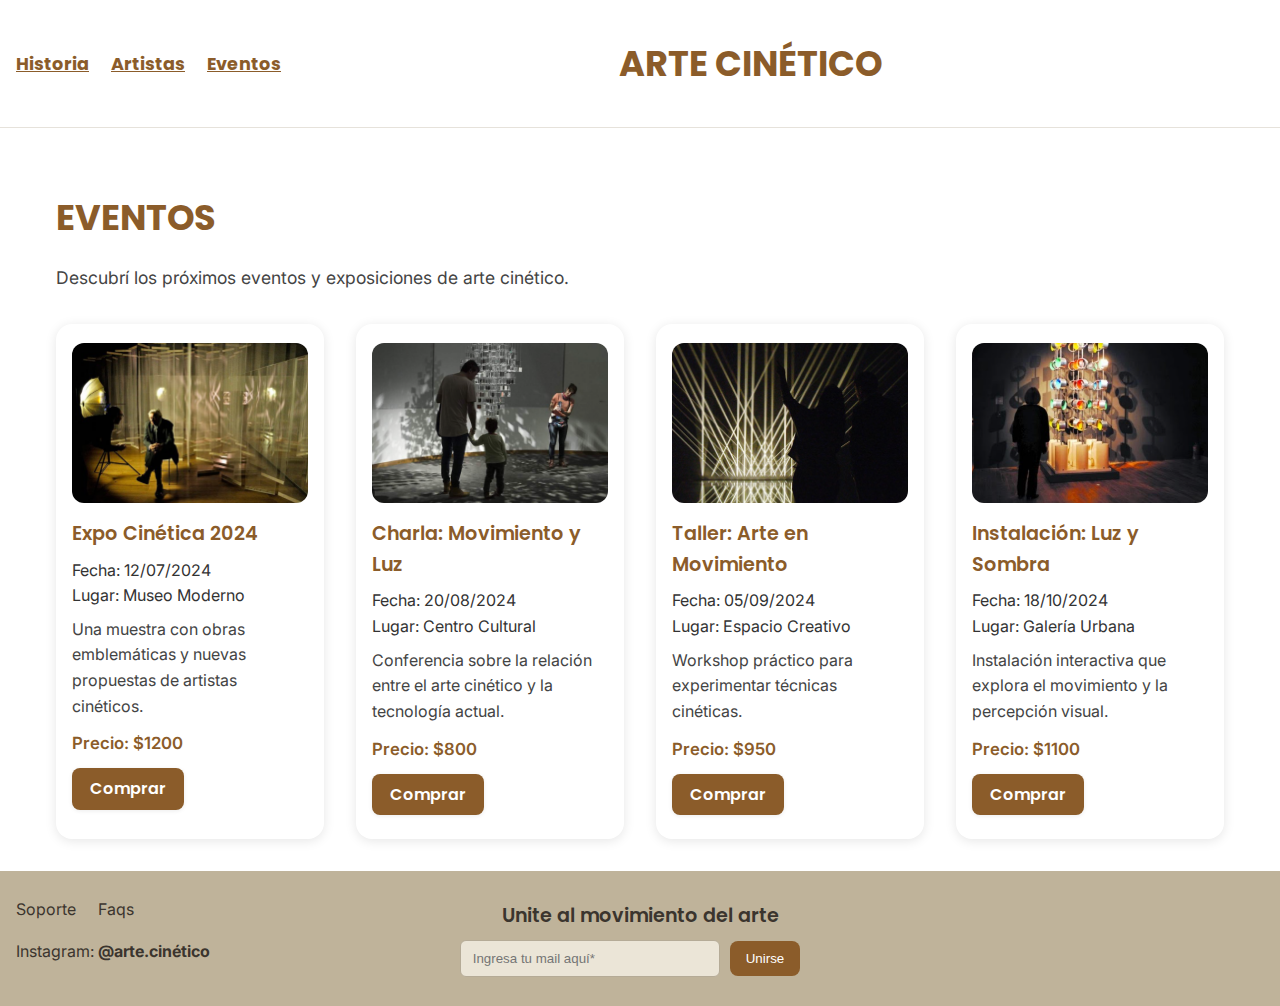
<file: eventos.html>
<!doctype html>
<html lang="es">
<head>
  <meta charset="utf-8">
  <meta name="viewport" content="width=device-width, initial-scale=1">
  <title>Eventos – Arte Cinético</title>
  <link href="https://fonts.googleapis.com/css2?family=Poppins:wght@600;700&family=Inter:wght@400;500&display=swap" rel="stylesheet">
  <link rel="stylesheet" href="styles.css?v=1">
  <style>
    #main-title:hover {
      transform: scale(1.03);
      text-shadow: 0 0 5px rgba(255, 255, 255, 0.7);
      transition: transform 0.2s ease-out, text-shadow 0.2s ease-out;
    }
    .nav-left a:not(.active):hover, .mobile-nav a:not(.active):hover {
      transform: scale(1.05);
      text-shadow: 0 0 4px rgba(255, 255, 255, 0.6);
      transition: transform 0.2s ease-out, text-shadow 0.2s ease-out;
    }
  </style>
</head>
<body>
<header class="main-header">
  <div class="header-row">
    <nav class="nav-left">
      <a href="historia.html">Historia</a>
      <a href="artistas.html">Artistas</a>
      <a href="eventos.html" class="active">Eventos</a>
    </nav>
    <a href="index.html" class="brand-btn">
      <h1 class="brand" id="main-title">ARTE CINÉTICO</h1>
    </a>
    <div class="nav-right">
      <a href="search.html" class="header-icon-link" aria-label="Buscar">
        <svg class="header-icon" viewBox="0 0 24 24" fill="none" stroke="currentColor" stroke-width="1.5" stroke-linecap="round" stroke-linejoin="round"><circle cx="11" cy="11" r="8"></circle><circle cx="11" cy="11" r="5"></circle><circle cx="11" cy="11" r="2"></circle><line x1="21" y1="21" x2="16.65" y2="16.65"></line></svg>
      </a>
      <a href="#newsletter-section" class="header-icon-link" aria-label="Contacto">
        <svg class="header-icon" viewBox="0 0 24 24" fill="none" stroke="currentColor" stroke-width="1.5" stroke-linecap="round" stroke-linejoin="round"><path d="M4 4h16c1.1 0 2 .9 2 2v12c0 1.1-.9 2-2 2H4c-1.1 0-2-.9-2-2V6c0-1.1.9-2 2-2z"></path><polyline points="22,6 12,13 2,6"></polyline><line x1="2" y1="19" x2="22" y2="19"></line><line x1="2" y1="4" x2="22" y2="4"></line></svg>
      </a>
      <a href="cart.html" class="header-icon-link" aria-label="Carrito">
        <svg class="header-icon" viewBox="0 0 24 24" fill="none" stroke="currentColor" stroke-width="1.5" stroke-linecap="round" stroke-linejoin="round"><path d="M6 2L3 6v14a2 2 0 0 0 2 2h14a2 2 0 0 0 2-2V6l-3-4z"></path><line x1="3" y1="6" x2="21" y2="6"></line><path d="M16 10a4 4 0 0 1-8 0"></path></svg>
      </a>
    </div>
  </div>
  <button class="nav-toggle" aria-expanded="false" aria-controls="mobile-nav">☰</button>
  <nav id="mobile-nav" class="mobile-nav">
    <a href="historia.html">Historia</a>
    <a href="artistas.html">Artistas</a>
    <a href="eventos.html" class="active">Eventos</a>
  </nav>
</header>
<main class="eventos-main">
  <section class="eventos-hero">
    <h2 class="eventos-title">EVENTOS</h2>
    <p class="eventos-sub">Descubrí los próximos eventos y exposiciones de arte cinético.</p>
  </section>
  <section class="eventos-grid">
    <div class="evento-card">
      <img src="evento1.png" alt="Evento 1" />
      <h3 class="evento-nombre">Expo Cinética 2024</h3>
      <p class="evento-info">Fecha: 12/07/2024<br>Lugar: Museo Moderno</p>
      <p class="evento-desc">Una muestra con obras emblemáticas y nuevas propuestas de artistas cinéticos.</p>
      <p class="evento-precio">Precio: $1200</p>
      <a href="comprar.html" class="evento-btn">Comprar</a>
    </div>
    <div class="evento-card">
      <img src="evento2.png" alt="Evento 2" />
      <h3 class="evento-nombre">Charla: Movimiento y Luz</h3>
      <p class="evento-info">Fecha: 20/08/2024<br>Lugar: Centro Cultural</p>
      <p class="evento-desc">Conferencia sobre la relación entre el arte cinético y la tecnología actual.</p>
      <p class="evento-precio">Precio: $800</p>
      <a href="comprar.html" class="evento-btn">Comprar</a>
    </div>
    <div class="evento-card">
      <img src="evento3.png" alt="Evento 3" />
      <h3 class="evento-nombre">Taller: Arte en Movimiento</h3>
      <p class="evento-info">Fecha: 05/09/2024<br>Lugar: Espacio Creativo</p>
      <p class="evento-desc">Workshop práctico para experimentar técnicas cinéticas.</p>
      <p class="evento-precio">Precio: $950</p>
      <a href="comprar.html" class="evento-btn">Comprar</a>
    </div>
    <div class="evento-card">
      <img src="evento4.png" alt="Evento 4" />
      <h3 class="evento-nombre">Instalación: Luz y Sombra</h3>
      <p class="evento-info">Fecha: 18/10/2024<br>Lugar: Galería Urbana</p>
      <p class="evento-desc">Instalación interactiva que explora el movimiento y la percepción visual.</p>
      <p class="evento-precio">Precio: $1100</p>
      <a href="comprar.html" class="evento-btn">Comprar</a>
    </div>
  </section>
</main>
<footer class="main-footer">
  <div class="footer-left">
    <a href="#">Soporte</a>
    <a href="#">Faqs</a>
    <p>Instagram: <strong>@arte.cinético</strong></p>
  </div>
  <div id="newsletter-section" class="footer-center"><p class="cta">Unite al movimiento del arte</p><form class="newsletter" novalidate><input type="email" placeholder="Ingresa tu mail aquí*" required><button type="submit">Unirse</button><span class="form-msg" aria-live="polite"></span></form></div>
  <div class="footer-right"><!-- vacío (espacio como en tu diseño) --></div>
</footer>
<script src="main.js?v=1" defer></script>
</body>
</html>
</file>
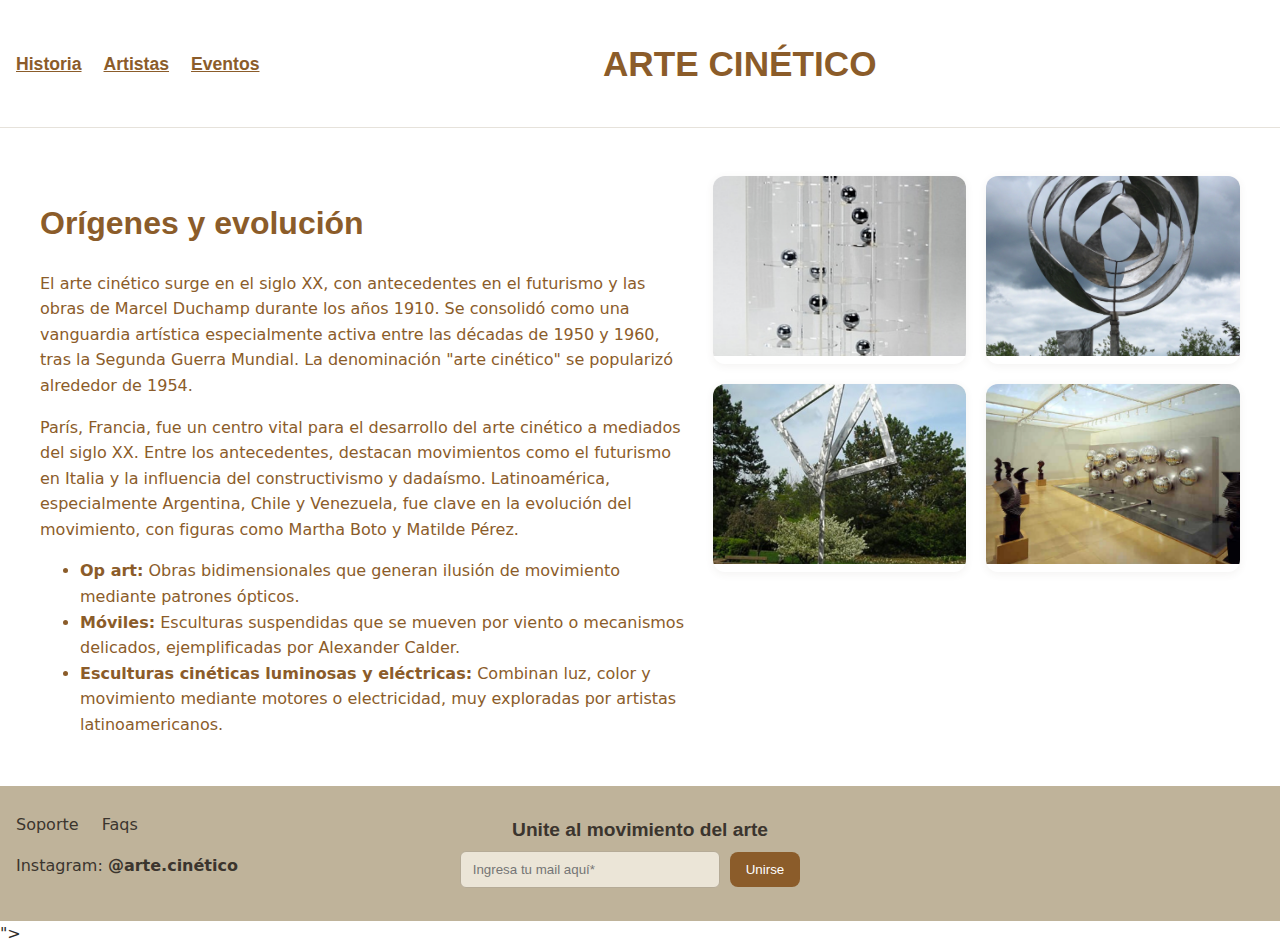
<file: historia.html>
<!DOCTYPE html>
<html lang="es">
<head>
  <meta charset="UTF-8" />
  <meta name="viewport" content="width=device-width, initial-scale=1.0"/>
  <title>Historia – Arte Cinético</title>
  <link rel="stylesheet" href="styles.css?v=1" />
  <link href="https://fonts.googleapis.com/css2?family=More+Sugar:wght@400&family=Belleza&display=swap" rel="stylesheet">
  <link rel="stylesheet" href="https://cdnjs.cloudflare.com/ajax/libs/font-awesome/6.4.0/css/all.min.css">
  <style>
    #main-title:hover {
      transform: scale(1.03);
      text-shadow: 0 0 5px rgba(255, 255, 255, 0.7);
      transition: transform 0.2s ease-out, text-shadow 0.2s ease-out;
    }
    .nav-left a:not(.active):hover, .mobile-nav a:not(.active):hover {
      transform: scale(1.05);
      text-shadow: 0 0 4px rgba(255, 255, 255, 0.6);
      transition: transform 0.2s ease-out, text-shadow 0.2s ease-out;
    }
  </style>
</head>
<body>
<header class="main-header">
  <div class="header-row">
    <nav class="nav-left">
      <a href="historia.html">Historia</a>
      <a href="artistas.html">Artistas</a>
      <a href="eventos.html">Eventos</a>
    </nav>
    <a href="index.html" class="brand-btn">
      <h1 class="brand" id="main-title">ARTE CINÉTICO</h1>
    </a>
    <div class="nav-right">
      <a href="#" class="header-icon-link" aria-label="Buscar">
        <svg class="header-icon" viewBox="0 0 24 24" fill="none" stroke="currentColor" stroke-width="1.5" stroke-linecap="round" stroke-linejoin="round"><circle cx="11" cy="11" r="8"></circle><circle cx="11" cy="11" r="5"></circle><circle cx="11" cy="11" r="2"></circle><line x1="21" y1="21" x2="16.65" y2="16.65"></line></svg>
      </a>
      <a href="#newsletter-section" class="header-icon-link" aria-label="Contacto">
        <svg class="header-icon" viewBox="0 0 24 24" fill="none" stroke="currentColor" stroke-width="1.5" stroke-linecap="round" stroke-linejoin="round"><path d="M4 4h16c1.1 0 2 .9 2 2v12c0 1.1-.9 2-2 2H4c-1.1 0-2-.9-2-2V6c0-1.1.9-2 2-2z"></path><polyline points="22,6 12,13 2,6"></polyline><line x1="2" y1="19" x2="22" y2="19"></line><line x1="2" y1="4" x2="22" y2="4"></line></svg>
      </a>
      <a href="cart.html" class="header-icon-link" aria-label="Carrito">
        <svg class="header-icon" viewBox="0 0 24 24" fill="none" stroke="currentColor" stroke-width="1.5" stroke-linecap="round" stroke-linejoin="round"><path d="M6 2L3 6v14a2 2 0 0 0 2 2h14a2 2 0 0 0 2-2V6l-3-4z"></path><line x1="3" y1="6" x2="21" y2="6"></line><path d="M16 10a4 4 0 0 1-8 0"></path></svg>
      </a>
    </div>
  </div>
  <button class="nav-toggle" aria-expanded="false" aria-controls="mobile-nav">☰</button>
  <nav id="mobile-nav" class="mobile-nav">
    <a href="historia.html">Historia</a>
    <a href="artistas.html">Artistas</a>
    <a href="eventos.html">Eventos</a>
  </nav>
</header>

<main class="container historia-page">
  <!-- Encabezado de sección: Título a la IZQUIERDA y la descripción al LADO -->
  <section class="historia-hero historia-flex">
    <div class="historia-texto">
      <h1 class="historia-title">Orígenes y evolución</h1>
    
      <p>
        El arte cinético surge en el siglo XX, con antecedentes en el futurismo y las obras de Marcel Duchamp durante los años 1910. Se consolidó como una vanguardia artística especialmente activa entre las décadas de 1950 y 1960, tras la Segunda Guerra Mundial. La denominación "arte cinético" se popularizó alrededor de 1954.
      </p>
      <p>
        París, Francia, fue un centro vital para el desarrollo del arte cinético a mediados del siglo XX. Entre los antecedentes, destacan movimientos como el futurismo en Italia y la influencia del constructivismo y dadaísmo. Latinoamérica, especialmente Argentina, Chile y Venezuela, fue clave en la evolución del movimiento, con figuras como Martha Boto y Matilde Pérez.
      </p>
      <ul>
        <li><strong>Op art:</strong> Obras bidimensionales que generan ilusión de movimiento mediante patrones ópticos.</li>
        <li><strong>Móviles:</strong> Esculturas suspendidas que se mueven por viento o mecanismos delicados, ejemplificadas por Alexander Calder.</li>
        <li><strong>Esculturas cinéticas luminosas y eléctricas:</strong> Combinan luz, color y movimiento mediante motores o electricidad, muy exploradas por artistas latinoamericanos.</li>
      </ul>
    </div>
    <div class="historia-obras">
      <div class="obras-grid">
        <article class="obra-card">
          <img src="obra3.png" alt="Obra cinética 1">
  
        </article>
        <article class="obra-card">
          <img src="obra4.png" alt="Obra cinética 2">
    
        </article>
        <article class="obra-card">
          <img src="obra5.png" alt="Obra cinética 3">
    
        </article>
        <article class="obra-card">
          <img src="obra 6 .png" alt="Obra cinética 4">

        </article>
      </div>
    </div>
  </section>
</main>

<footer class="main-footer">
  <div class="footer-left">
    <a href="#">Soporte</a>
    <a href="#">Faqs</a>
    <p>Instagram: <strong>@arte.cinético</strong></p>
  </div>

  <div id="newsletter-section" class="footer-center"><p class="cta">Unite al movimiento del arte</p><form class="newsletter" novalidate><input type="email" placeholder="Ingresa tu mail aquí*" required><button type="submit">Unirse</button><span class="form-msg" aria-live="polite"></span></form></div>

  <div class="footer-right"><!-- vacío (espacio como en tu diseño) --></div>
</footer>

<script src="main.js?v=1" defer></script>">
</body>
</html>
</file>
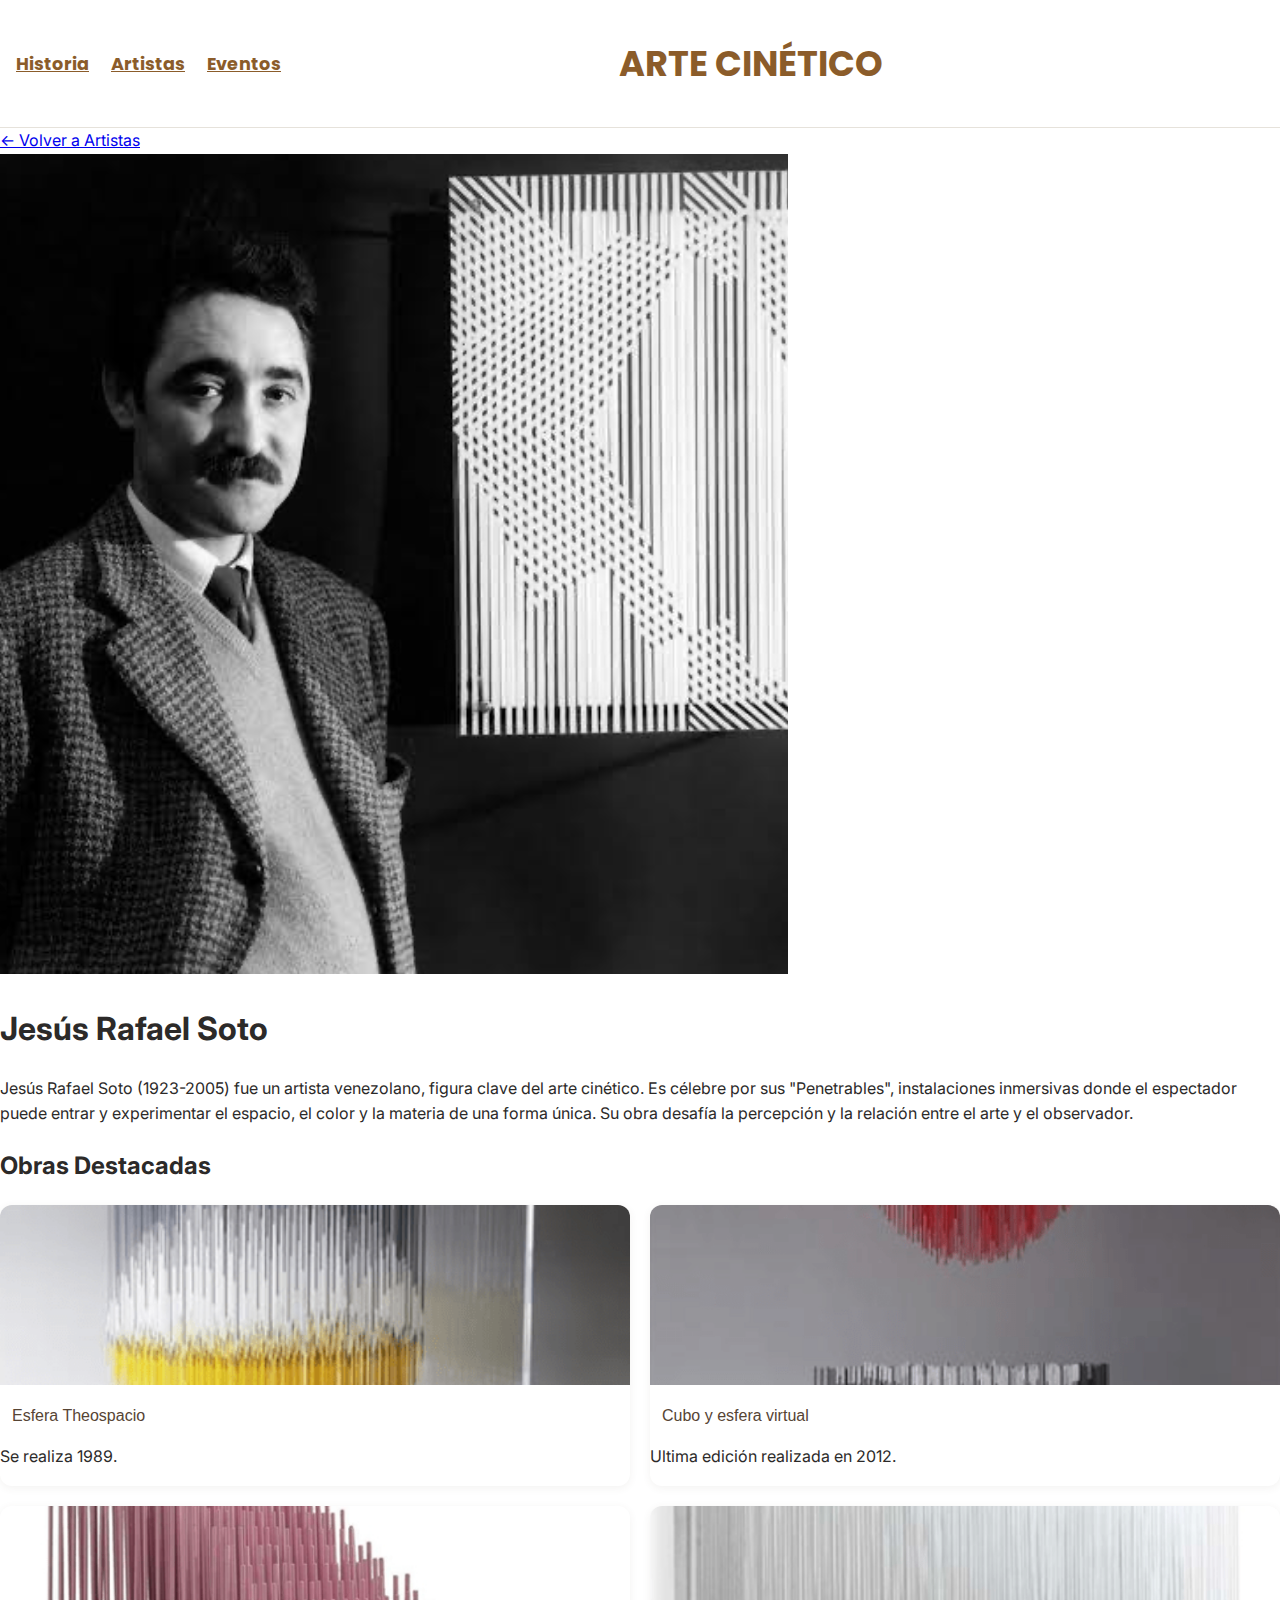
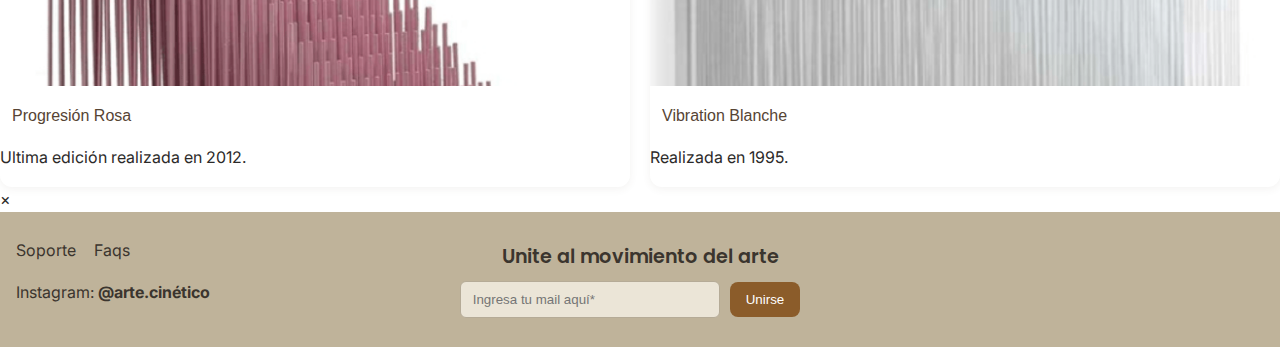
<file: jesus-rafael-soto.html>
<!doctype html>
<html lang="es">
<head>
  <meta charset="utf-8">
  <meta name="viewport" content="width=device-width, initial-scale=1">
  <title>Jesús Rafael Soto – Arte Cinético</title>
  <link href="https://fonts.googleapis.com/css2?family=Poppins:wght@600;700&family=Inter:wght@400;500&display=swap" rel="stylesheet">
  <link rel="stylesheet" href="styles.css?v=1">
  <style>
    #main-title:hover {
      transform: scale(1.03);
      text-shadow: 0 0 5px rgba(255, 255, 255, 0.7);
      transition: transform 0.2s ease-out, text-shadow 0.2s ease-out;
    }
    .nav-left a:not(.active):hover, .mobile-nav a:not(.active):hover {
      transform: scale(1.05);
      text-shadow: 0 0 4px rgba(255, 255, 255, 0.6);
      transition: transform 0.2s ease-out, text-shadow 0.2s ease-out;
    }
  </style>
</head>
<body>
<header class="main-header">
  <div class="header-row">
    <nav class="nav-left">
      <a href="historia.html">Historia</a>
      <a href="artistas.html" class="active">Artistas</a>
      <a href="eventos.html">Eventos</a>
    </nav>
    <a href="index.html" class="brand-btn">
      <h1 class="brand" id="main-title">ARTE CINÉTICO</h1>
    </a>
    <div class="nav-right">
      <a href="search.html" class="header-icon-link" aria-label="Buscar">
        <svg class="header-icon" viewBox="0 0 24 24" fill="none" stroke="currentColor" stroke-width="1.5" stroke-linecap="round" stroke-linejoin="round"><circle cx="11" cy="11" r="8"></circle><circle cx="11" cy="11" r="5"></circle><circle cx="11" cy="11" r="2"></circle><line x1="21" y1="21" x2="16.65" y2="16.65"></line></svg>
      </a>
      <a href="#newsletter-section" class="header-icon-link" aria-label="Contacto">
        <svg class="header-icon" viewBox="0 0 24 24" fill="none" stroke="currentColor" stroke-width="1.5" stroke-linecap="round" stroke-linejoin="round"><path d="M4 4h16c1.1 0 2 .9 2 2v12c0 1.1-.9 2-2 2H4c-1.1 0-2-.9-2-2V6c0-1.1.9-2 2-2z"></path><polyline points="22,6 12,13 2,6"></polyline><line x1="2" y1="19" x2="22" y2="19"></line><line x1="2" y1="4" x2="22" y2="4"></line></svg>
      </a>
      <a href="cart.html" class="header-icon-link" aria-label="Carrito">
        <svg class="header-icon" viewBox="0 0 24 24" fill="none" stroke="currentColor" stroke-width="1.5" stroke-linecap="round" stroke-linejoin="round"><path d="M6 2L3 6v14a2 2 0 0 0 2 2h14a2 2 0 0 0 2-2V6l-3-4z"></path><line x1="3" y1="6" x2="21" y2="6"></line><path d="M16 10a4 4 0 0 1-8 0"></path></svg>
      </a>
    </div>
  </div>
  <button class="nav-toggle" aria-expanded="false" aria-controls="mobile-nav">☰</button>
  <nav id="mobile-nav" class="mobile-nav">
    <a href="historia.html">Historia</a>
    <a href="artistas.html" class="active">Artistas</a>
    <a href="eventos.html">Eventos</a>
  </nav>
</header>

<main class="artista-detalle-main">
  <a href="artistas.html" class="back-to-artists">← Volver a Artistas</a>
  <section class="artista-detalle-hero">
    <img src="jesus.png" alt="Jesús Rafael Soto" class="artista-detalle-img">
    <div class="artista-detalle-info">
      <h1 class="nombre">Jesús Rafael Soto</h1>
      <p class="bio">
        Jesús Rafael Soto (1923-2005) fue un artista venezolano, figura clave del arte cinético. Es célebre por sus "Penetrables", instalaciones inmersivas donde el espectador puede entrar y experimentar el espacio, el color y la materia de una forma única. Su obra desafía la percepción y la relación entre el arte y el observador.
      </p>
    </div>
  </section>

  <section class="obras-artista">
    <h2 class="obras-artista-titulo">Obras Destacadas</h2>
    <div class="obras-grid">
      <article class="obra-card">
        <img src="jesus 2.png" alt="Obra de Jesús Rafael Soto 1" class="obra-img-clickable">
        <p class="obra-title">Esfera Theospacio</p>
        <p class="obra-desc">Se realiza 1989.</p>
      </article>
      <article class="obra-card">
        <img src="jesus1.png" alt="Obra de Jesús Rafael Soto 2" class="obra-img-clickable">
        <p class="obra-title">Cubo y esfera virtual</p>
        <p class="obra-desc">Ultima edición realizada en 2012.</p>
      </article>
      <article class="obra-card">
        <img src="jesus3.png" alt="Obra de Jesús Rafael Soto 3" class="obra-img-clickable">
        <p class="obra-title">Progresión Rosa</p>
        <p class="obra-desc">Ultima edición realizada en 2012.</p>
      </article>
      <article class="obra-card">
        <img src="jesus4.png" alt="Obra de Jesús Rafael Soto 4" class="obra-img-clickable">
        <p class="obra-title">Vibration Blanche</p>
        <p class="obra-desc">Realizada en 1995.</p>
      </article>
    </div>
  </section>
</main>

<div id="img-modal" class="img-modal">
  <span class="img-modal-close">&times;</span>
  <img class="img-modal-content" id="img-modal-img">
</div>

<footer class="main-footer">
  <div class="footer-left"><a href="#">Soporte</a><a href="#">Faqs</a><p>Instagram: <strong>@arte.cinético</strong></p></div>
  <div id="newsletter-section" class="footer-center"><p class="cta">Unite al movimiento del arte</p><form class="newsletter" novalidate><input type="email" placeholder="Ingresa tu mail aquí*" required><button type="submit">Unirse</button><span class="form-msg" aria-live="polite"></span></form></div>
  <div class="footer-right"></div>
</footer>

<script src="main.js?v=1" defer></script>
</body>
</html>
</file>
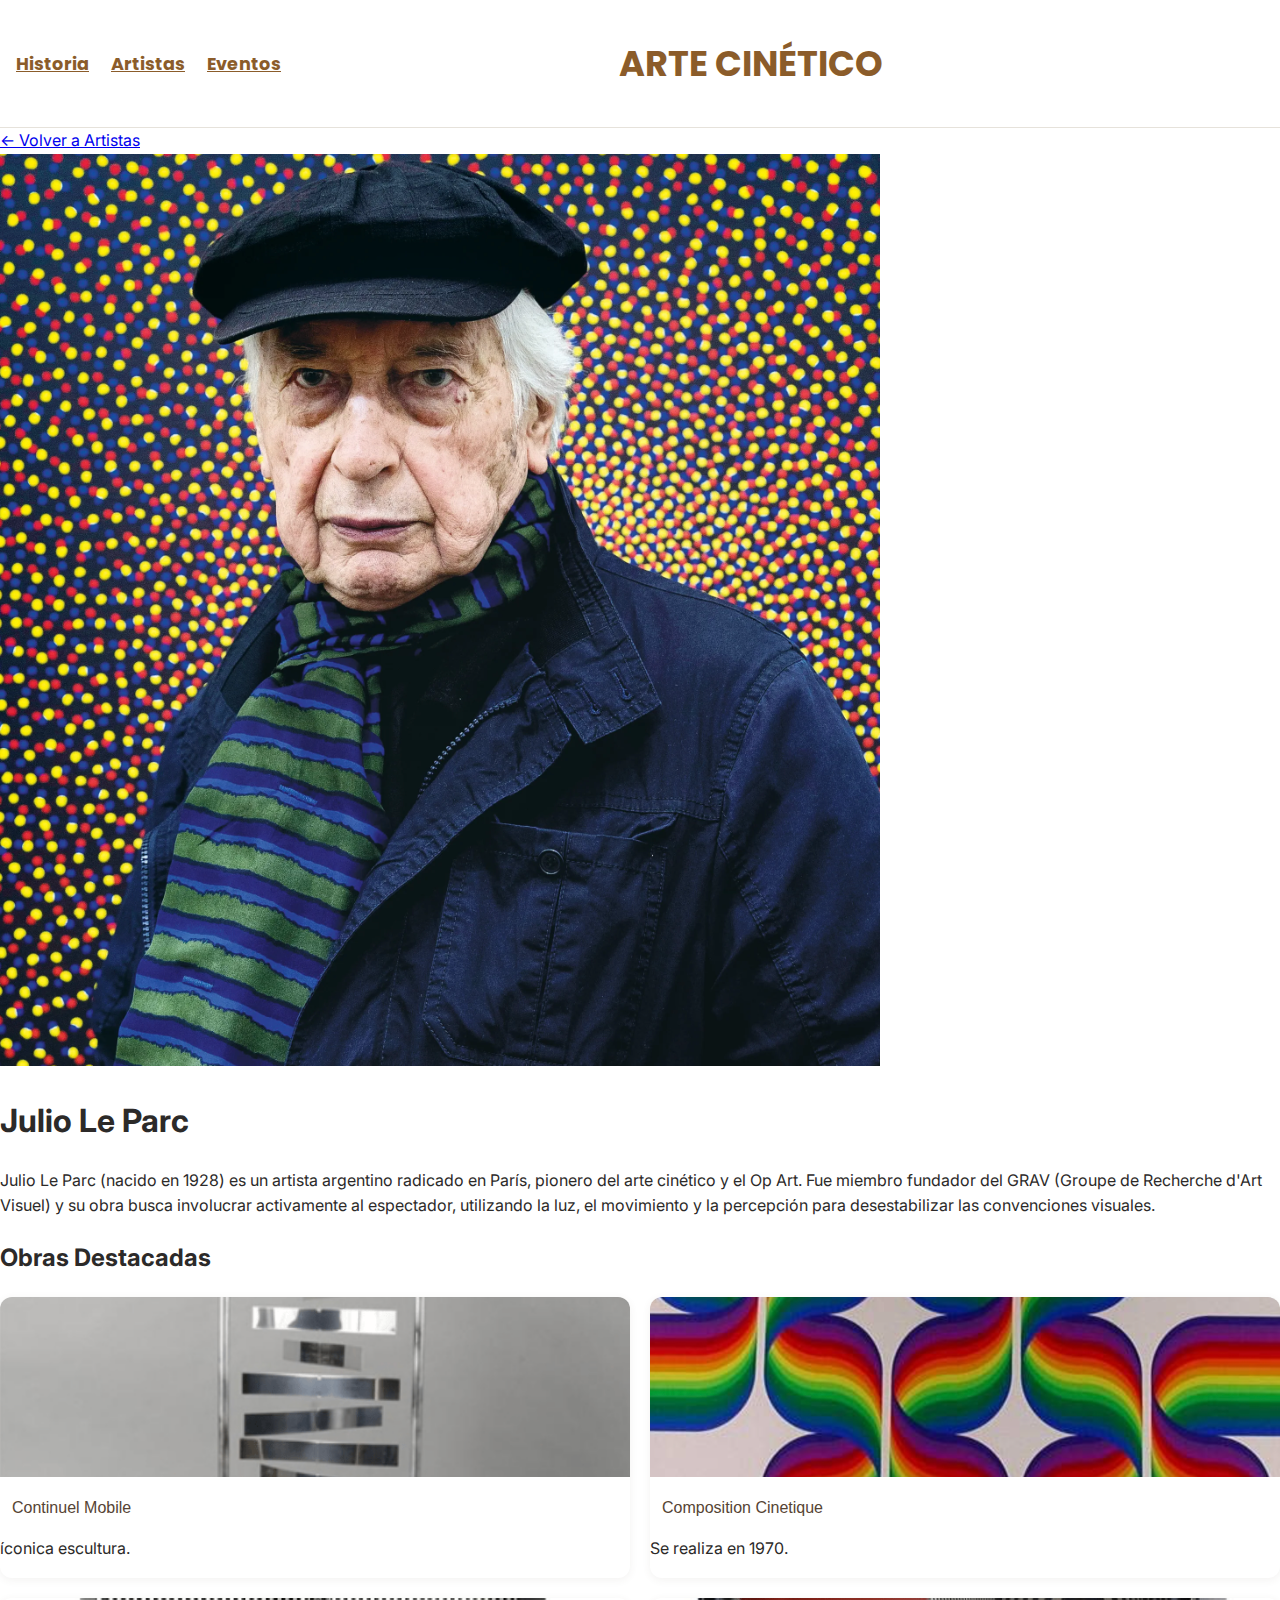
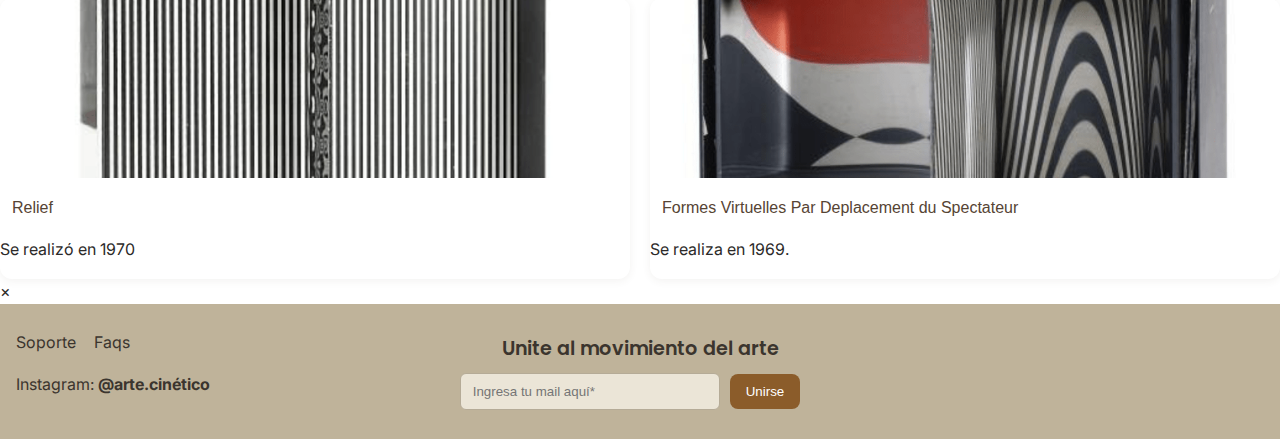
<file: julio-le-parc.html>
<!doctype html>
<html lang="es">
<head>
  <meta charset="utf-8">
  <meta name="viewport" content="width=device-width, initial-scale=1">
  <title>Julio Le Parc – Arte Cinético</title>
  <link href="https://fonts.googleapis.com/css2?family=Poppins:wght@600;700&family=Inter:wght@400;500&display=swap" rel="stylesheet">
  <link rel="stylesheet" href="styles.css?v=1">
  <style>
    #main-title:hover {
      transform: scale(1.03);
      text-shadow: 0 0 5px rgba(255, 255, 255, 0.7);
      transition: transform 0.2s ease-out, text-shadow 0.2s ease-out;
    }
    .nav-left a:not(.active):hover, .mobile-nav a:not(.active):hover {
      transform: scale(1.05);
      text-shadow: 0 0 4px rgba(255, 255, 255, 0.6);
      transition: transform 0.2s ease-out, text-shadow 0.2s ease-out;
    }
  </style>
</head>
<body>
<header class="main-header">
  <div class="header-row">
    <nav class="nav-left">
      <a href="historia.html">Historia</a>
      <a href="artistas.html" class="active">Artistas</a>
      <a href="eventos.html">Eventos</a>
    </nav>
    <a href="index.html" class="brand-btn">
      <h1 class="brand" id="main-title">ARTE CINÉTICO</h1>
    </a>
    <div class="nav-right">
      <a href="search.html" class="header-icon-link" aria-label="Buscar">
        <svg class="header-icon" viewBox="0 0 24 24" fill="none" stroke="currentColor" stroke-width="1.5" stroke-linecap="round" stroke-linejoin="round"><circle cx="11" cy="11" r="8"></circle><circle cx="11" cy="11" r="5"></circle><circle cx="11" cy="11" r="2"></circle><line x1="21" y1="21" x2="16.65" y2="16.65"></line></svg>
      </a>
      <a href="#newsletter-section" class="header-icon-link" aria-label="Contacto">
        <svg class="header-icon" viewBox="0 0 24 24" fill="none" stroke="currentColor" stroke-width="1.5" stroke-linecap="round" stroke-linejoin="round"><path d="M4 4h16c1.1 0 2 .9 2 2v12c0 1.1-.9 2-2 2H4c-1.1 0-2-.9-2-2V6c0-1.1.9-2 2-2z"></path><polyline points="22,6 12,13 2,6"></polyline><line x1="2" y1="19" x2="22" y2="19"></line><line x1="2" y1="4" x2="22" y2="4"></line></svg>
      </a>
      <a href="cart.html" class="header-icon-link" aria-label="Carrito">
        <svg class="header-icon" viewBox="0 0 24 24" fill="none" stroke="currentColor" stroke-width="1.5" stroke-linecap="round" stroke-linejoin="round"><path d="M6 2L3 6v14a2 2 0 0 0 2 2h14a2 2 0 0 0 2-2V6l-3-4z"></path><line x1="3" y1="6" x2="21" y2="6"></line><path d="M16 10a4 4 0 0 1-8 0"></path></svg>
      </a>
    </div>
  </div>
  <button class="nav-toggle" aria-expanded="false" aria-controls="mobile-nav">☰</button>
  <nav id="mobile-nav" class="mobile-nav">
    <a href="historia.html">Historia</a>
    <a href="artistas.html" class="active">Artistas</a>
    <a href="eventos.html">Eventos</a>
  </nav>
</header>

<main class="artista-detalle-main">
  <a href="artistas.html" class="back-to-artists">← Volver a Artistas</a>
  <section class="artista-detalle-hero">
    <img src="julio.png" alt="Julio Le Parc" class="artista-detalle-img">
    <div class="artista-detalle-info">
      <h1 class="nombre">Julio Le Parc</h1>
      <p class="bio">
        Julio Le Parc (nacido en 1928) es un artista argentino radicado en París, pionero del arte cinético y el Op Art. Fue miembro fundador del GRAV (Groupe de Recherche d'Art Visuel) y su obra busca involucrar activamente al espectador, utilizando la luz, el movimiento y la percepción para desestabilizar las convenciones visuales.
      </p>
    </div>
  </section>

  <section class="obras-artista">
    <h2 class="obras-artista-titulo">Obras Destacadas</h2>
    <div class="obras-grid">
      <article class="obra-card">
        <img src="julioleparc.png" alt="Obra de Julio Le Parc 1" class="obra-img-clickable">
        <p class="obra-title">Continuel Mobile</p>
        <p class="obra-desc">íconica escultura. </p>
      </article>
      <article class="obra-card">
        <img src="julioleparc1.png" alt="Obra de Julio Le Parc 2" class="obra-img-clickable">
        <p class="obra-title">Composition Cinetique</p>
        <p class="obra-desc">Se realiza en 1970. </p>
      </article>
      <article class="obra-card">
        <img src="julioleparc3.png" alt="Obra de Julio Le Parc 3" class="obra-img-clickable">
        <p class="obra-title">Relief </p>
        <p class="obra-desc">Se realizó en 1970</p>
      </article>
      <article class="obra-card">
        <img src="julioleparc2.png" alt="Obra de Julio Le Parc 4" class="obra-img-clickable">
        <p class="obra-title">Formes Virtuelles Par Deplacement du Spectateur</p>
        <p class="obra-desc">Se realiza en 1969.</p>
      </article>
    </div>
  </section>
</main>

<div id="img-modal" class="img-modal">
  <span class="img-modal-close">&times;</span>
  <img class="img-modal-content" id="img-modal-img">
</div>

<footer class="main-footer">
  <div class="footer-left"><a href="#">Soporte</a><a href="#">Faqs</a><p>Instagram: <strong>@arte.cinético</strong></p></div>
  <div id="newsletter-section" class="footer-center"><p class="cta">Unite al movimiento del arte</p><form class="newsletter" novalidate><input type="email" placeholder="Ingresa tu mail aquí*" required><button type="submit">Unirse</button><span class="form-msg" aria-live="polite"></span></form></div>
  <div class="footer-right"></div>
</footer>

<script src="main.js?v=1" defer></script>
</body>
</html>
</file>
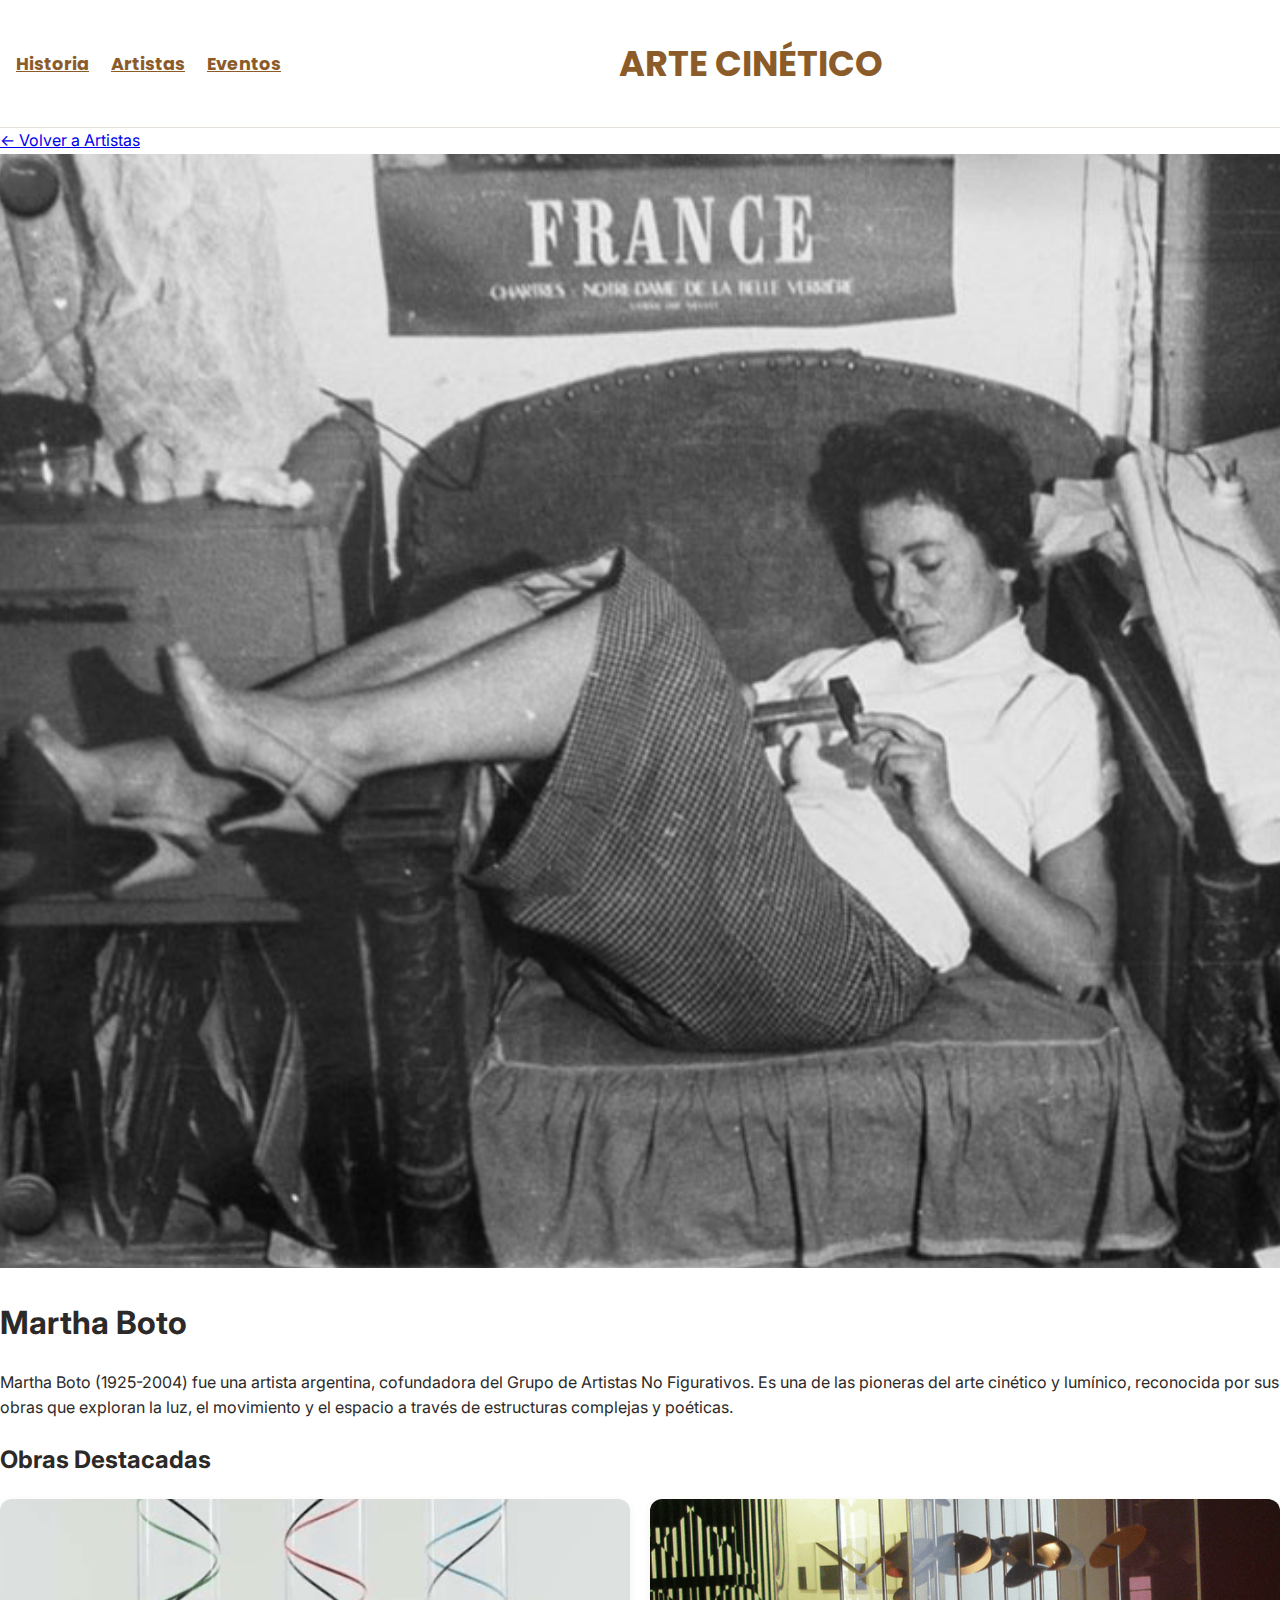
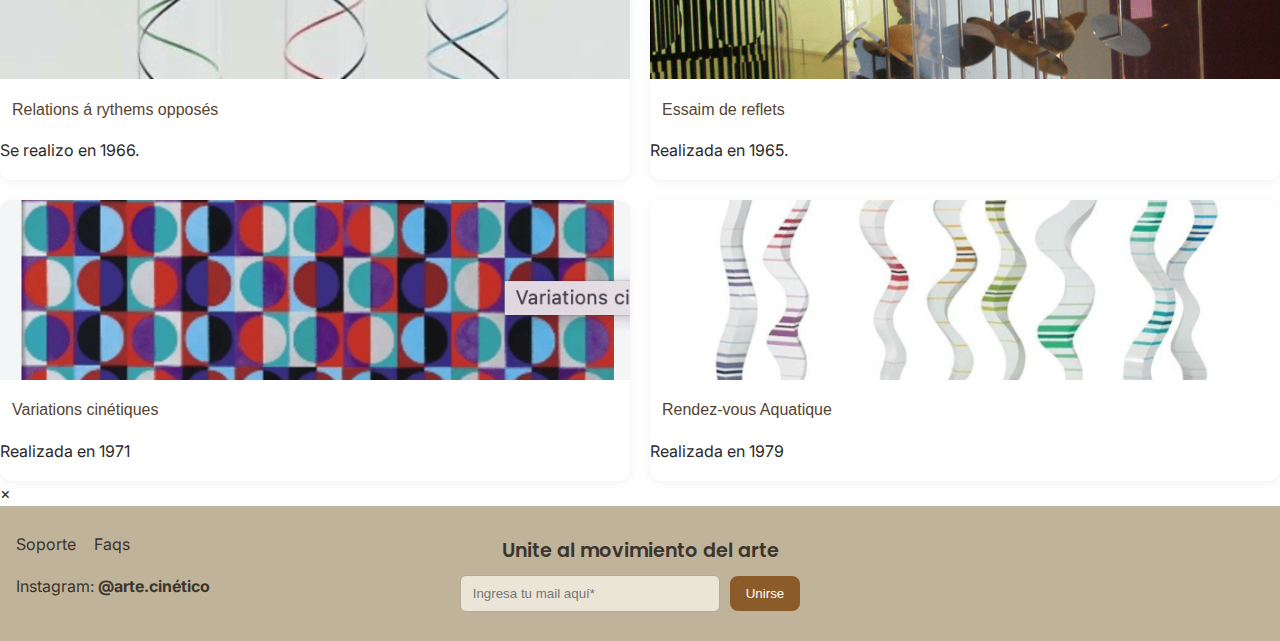
<file: martha-boto.html>
<!doctype html>
<html lang="es">
<head>
  <meta charset="utf-8">
  <meta name="viewport" content="width=device-width, initial-scale=1">
  <title>Martha Boto – Arte Cinético</title>
  <link href="https://fonts.googleapis.com/css2?family=Poppins:wght@600;700&family=Inter:wght@400;500&display=swap" rel="stylesheet">
  <link rel="stylesheet" href="styles.css?v=1">
  <style>
    #main-title:hover {
      transform: scale(1.03);
      text-shadow: 0 0 5px rgba(255, 255, 255, 0.7);
      transition: transform 0.2s ease-out, text-shadow 0.2s ease-out;
    }
    .nav-left a:not(.active):hover, .mobile-nav a:not(.active):hover {
      transform: scale(1.05);
      text-shadow: 0 0 4px rgba(255, 255, 255, 0.6);
      transition: transform 0.2s ease-out, text-shadow 0.2s ease-out;
    }
  </style>
</head>
<body>
<header class="main-header">
  <div class="header-row">
    <nav class="nav-left">
      <a href="historia.html">Historia</a>
      <a href="artistas.html" class="active">Artistas</a>
      <a href="eventos.html">Eventos</a>
    </nav>
    <a href="index.html" class="brand-btn">
      <h1 class="brand" id="main-title">ARTE CINÉTICO</h1>
    </a>
    <div class="nav-right">
      <a href="search.html" class="header-icon-link" aria-label="Buscar">
        <svg class="header-icon" viewBox="0 0 24 24" fill="none" stroke="currentColor" stroke-width="1.5" stroke-linecap="round" stroke-linejoin="round"><circle cx="11" cy="11" r="8"></circle><circle cx="11" cy="11" r="5"></circle><circle cx="11" cy="11" r="2"></circle><line x1="21" y1="21" x2="16.65" y2="16.65"></line></svg>
      </a>
      <a href="#newsletter-section" class="header-icon-link" aria-label="Contacto">
        <svg class="header-icon" viewBox="0 0 24 24" fill="none" stroke="currentColor" stroke-width="1.5" stroke-linecap="round" stroke-linejoin="round"><path d="M4 4h16c1.1 0 2 .9 2 2v12c0 1.1-.9 2-2 2H4c-1.1 0-2-.9-2-2V6c0-1.1.9-2 2-2z"></path><polyline points="22,6 12,13 2,6"></polyline><line x1="2" y1="19" x2="22" y2="19"></line><line x1="2" y1="4" x2="22" y2="4"></line></svg>
      </a>
      <a href="cart.html" class="header-icon-link" aria-label="Carrito">
        <svg class="header-icon" viewBox="0 0 24 24" fill="none" stroke="currentColor" stroke-width="1.5" stroke-linecap="round" stroke-linejoin="round"><path d="M6 2L3 6v14a2 2 0 0 0 2 2h14a2 2 0 0 0 2-2V6l-3-4z"></path><line x1="3" y1="6" x2="21" y2="6"></line><path d="M16 10a4 4 0 0 1-8 0"></path></svg>
      </a>
    </div>
  </div>
  <button class="nav-toggle" aria-expanded="false" aria-controls="mobile-nav">☰</button>
  <nav id="mobile-nav" class="mobile-nav">
    <a href="historia.html">Historia</a>
    <a href="artistas.html" class="active">Artistas</a>
    <a href="eventos.html">Eventos</a>
  </nav>
</header>

<main class="artista-detalle-main">
  <a href="artistas.html" class="back-to-artists">← Volver a Artistas</a>
  <section class="artista-detalle-hero">
    <img src="martha.png" alt="Martha Boto" class="artista-detalle-img">
    <div class="artista-detalle-info">
      <h1 class="nombre">Martha Boto</h1>
      <p class="bio">
        Martha Boto (1925-2004) fue una artista argentina, cofundadora del Grupo de Artistas No Figurativos. Es una de las pioneras del arte cinético y lumínico, reconocida por sus obras que exploran la luz, el movimiento y el espacio a través de estructuras complejas y poéticas.
      </p>
    </div>
  </section>

  <section class="obras-artista">
    <h2 class="obras-artista-titulo">Obras Destacadas</h2>
    <div class="obras-grid">
      <article class="obra-card">
        <img src="martha1.png" alt="Obra de Martha Boto 1" class="obra-img-clickable">
        <p class="obra-title">Relations á rythems opposés</p>
        <p class="obra-desc">Se realizo en 1966.</p>
      </article>
      <article class="obra-card">
        <img src="martha2.png" alt="Obra de Martha Boto 2" class="obra-img-clickable">
        <p class="obra-title">Essaim de reflets</p>
        <p class="obra-desc">Realizada en 1965.</p>
      </article>
      <article class="obra-card">
        <img src="martha3.png" alt="Obra de Martha Boto 3" class="obra-img-clickable">
        <p class="obra-title">Variations cinétiques</p>
        <p class="obra-desc">Realizada en 1971</p>
      </article>
      <article class="obra-card">
        <img src="martha4.png" alt="Obra de Martha Boto 4" class="obra-img-clickable">
        <p class="obra-title">  Rendez-vous Aquatique</p>
        <p class="obra-desc">Realizada en 1979</p>
      </article>
    </div>
  </section>
</main>

<div id="img-modal" class="img-modal">
  <span class="img-modal-close">&times;</span>
  <img class="img-modal-content" id="img-modal-img">
</div>

<footer class="main-footer">
  <div class="footer-left"><a href="#">Soporte</a><a href="#">Faqs</a><p>Instagram: <strong>@arte.cinético</strong></p></div>
  <div id="newsletter-section" class="footer-center"><p class="cta">Unite al movimiento del arte</p><form class="newsletter" novalidate><input type="email" placeholder="Ingresa tu mail aquí*" required><button type="submit">Unirse</button><span class="form-msg" aria-live="polite"></span></form></div>
  <div class="footer-right"></div>
</footer>

<script src="main.js?v=1" defer></script>
</body>
</html>
</file>
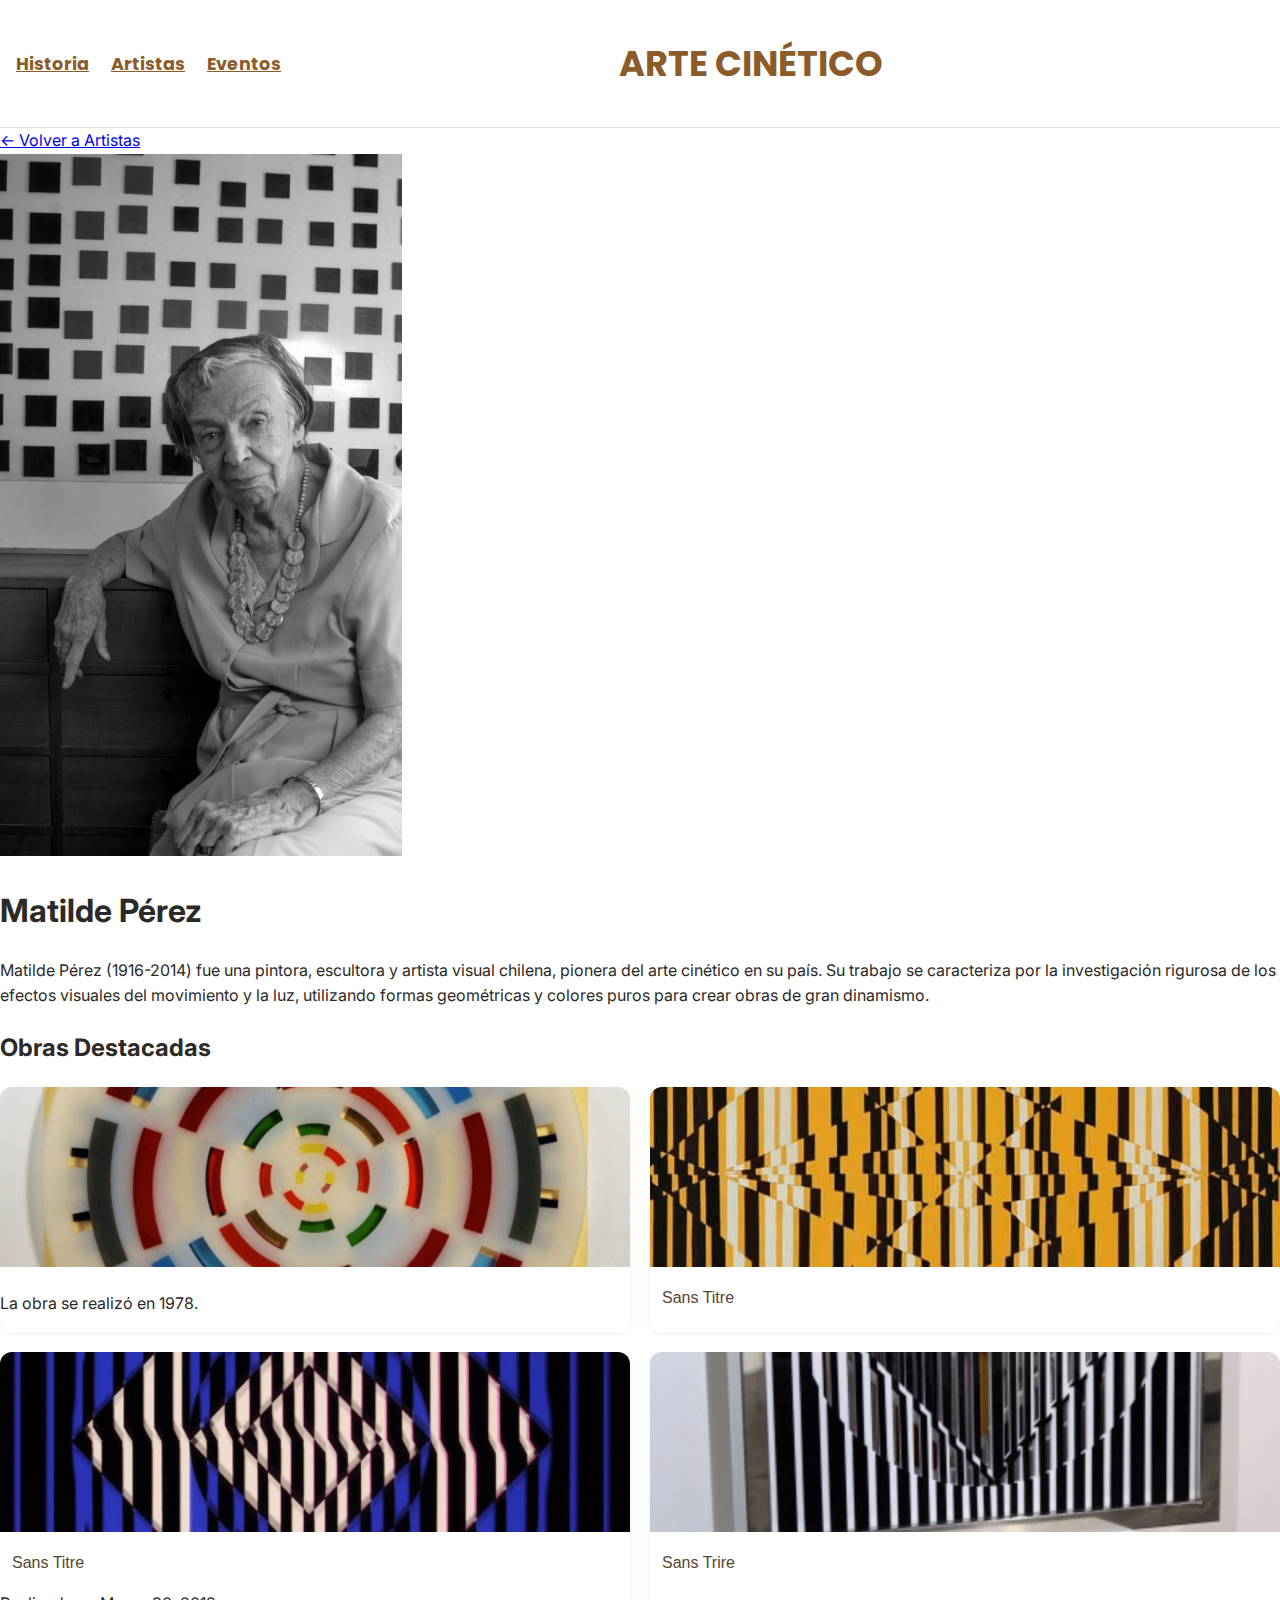
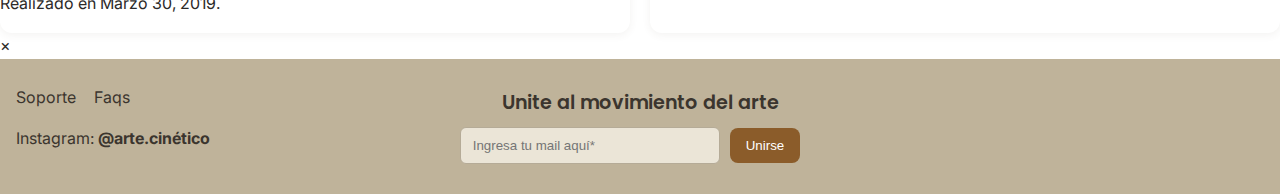
<file: matilde-perez.html>
<!doctype html>
<html lang="es">
<head>
  <meta charset="utf-8">
  <meta name="viewport" content="width=device-width, initial-scale=1">
  <title>Matilde Pérez – Arte Cinético</title>
  <link href="https://fonts.googleapis.com/css2?family=Poppins:wght@600;700&family=Inter:wght@400;500&display=swap" rel="stylesheet">
  <link rel="stylesheet" href="styles.css?v=1">
  <style>
    #main-title:hover {
      transform: scale(1.03);
      text-shadow: 0 0 5px rgba(255, 255, 255, 0.7);
      transition: transform 0.2s ease-out, text-shadow 0.2s ease-out;
    }
    .nav-left a:not(.active):hover, .mobile-nav a:not(.active):hover {
      transform: scale(1.05);
      text-shadow: 0 0 4px rgba(255, 255, 255, 0.6);
      transition: transform 0.2s ease-out, text-shadow 0.2s ease-out;
    }
  </style>
</head>
<body>
<header class="main-header">
  <div class="header-row">
    <nav class="nav-left">
      <a href="historia.html">Historia</a>
      <a href="artistas.html" class="active">Artistas</a>
      <a href="eventos.html">Eventos</a>
    </nav>
    <a href="index.html" class="brand-btn">
      <h1 class="brand" id="main-title">ARTE CINÉTICO</h1>
    </a>
    <div class="nav-right">
      <a href="search.html" class="header-icon-link" aria-label="Buscar">
        <svg class="header-icon" viewBox="0 0 24 24" fill="none" stroke="currentColor" stroke-width="1.5" stroke-linecap="round" stroke-linejoin="round"><circle cx="11" cy="11" r="8"></circle><circle cx="11" cy="11" r="5"></circle><circle cx="11" cy="11" r="2"></circle><line x1="21" y1="21" x2="16.65" y2="16.65"></line></svg>
      </a>
      <a href="#newsletter-section" class="header-icon-link" aria-label="Contacto">
        <svg class="header-icon" viewBox="0 0 24 24" fill="none" stroke="currentColor" stroke-width="1.5" stroke-linecap="round" stroke-linejoin="round"><path d="M4 4h16c1.1 0 2 .9 2 2v12c0 1.1-.9 2-2 2H4c-1.1 0-2-.9-2-2V6c0-1.1.9-2 2-2z"></path><polyline points="22,6 12,13 2,6"></polyline><line x1="2" y1="19" x2="22" y2="19"></line><line x1="2" y1="4" x2="22" y2="4"></line></svg>
      </a>
      <a href="cart.html" class="header-icon-link" aria-label="Carrito">
        <svg class="header-icon" viewBox="0 0 24 24" fill="none" stroke="currentColor" stroke-width="1.5" stroke-linecap="round" stroke-linejoin="round"><path d="M6 2L3 6v14a2 2 0 0 0 2 2h14a2 2 0 0 0 2-2V6l-3-4z"></path><line x1="3" y1="6" x2="21" y2="6"></line><path d="M16 10a4 4 0 0 1-8 0"></path></svg>
      </a>
    </div>
  </div>
  <button class="nav-toggle" aria-expanded="false" aria-controls="mobile-nav">☰</button>
  <nav id="mobile-nav" class="mobile-nav">
    <a href="historia.html">Historia</a>
    <a href="artistas.html" class="active">Artistas</a>
    <a href="eventos.html">Eventos</a>
  </nav>
</header>

<main class="artista-detalle-main">
  <a href="artistas.html" class="back-to-artists">← Volver a Artistas</a>
  <section class="artista-detalle-hero">
    <img src="matilde.png" alt="Matilde Pérez" class="artista-detalle-img">
    <div class="artista-detalle-info">
      <h1 class="nombre">Matilde Pérez</h1>
      <p class="bio">
        Matilde Pérez (1916-2014) fue una pintora, escultora y artista visual chilena, pionera del arte cinético en su país. Su trabajo se caracteriza por la investigación rigurosa de los efectos visuales del movimiento y la luz, utilizando formas geométricas y colores puros para crear obras de gran dinamismo.
      </p>
    </div>
  </section>

  <section class="obras-artista">
    <h2 class="obras-artista-titulo">Obras Destacadas</h2>
    <div class="obras-grid">
      <article class="obra-card">
        <img src="matilde 2.png" alt="Obra de Matilde Pérez 1" class="obra-img-clickable">
        <p class="obra-desc">La obra se realizó en 1978.</p>
      </article>
      <article class="obra-card">
        <img src="matilde1.png"Obra de Matilde Pérez 2" class="obra-img-clickable">
        <p class="obra-title">Sans Titre</p>
        <p class="obra-desc"></p>
      </article>
      <article class="obra-card">
        <img src="matilde3.png" alt="Obra de Matilde Pérez 3" class="obra-img-clickable">
        <p class="obra-title">Sans Titre</p>
        <p class="obra-desc">Realizado en Marzo 30, 2019.</p>
      </article>
      <article class="obra-card">
        <img src="matilde2.png" alt="Obra de Matilde Pérez 4" class="obra-img-clickable">
        <p class="obra-title">Sans Trire </p>
        <p class="obra-desc"></p>
      </article>
    </div>
  </section>
</main>

<div id="img-modal" class="img-modal">
  <span class="img-modal-close">&times;</span>
  <img class="img-modal-content" id="img-modal-img">
</div>

<footer class="main-footer">
  <div class="footer-left"><a href="#">Soporte</a><a href="#">Faqs</a><p>Instagram: <strong>@arte.cinético</strong></p></div>
  <div id="newsletter-section" class="footer-center"><p class="cta">Unite al movimiento del arte</p><form class="newsletter" novalidate><input type="email" placeholder="Ingresa tu mail aquí*" required><button type="submit">Unirse</button><span class="form-msg" aria-live="polite"></span></form></div>
  <div class="footer-right"></div>
</footer>

<script src="main.js?v=1" defer></script>
</body>
</html>
</file>
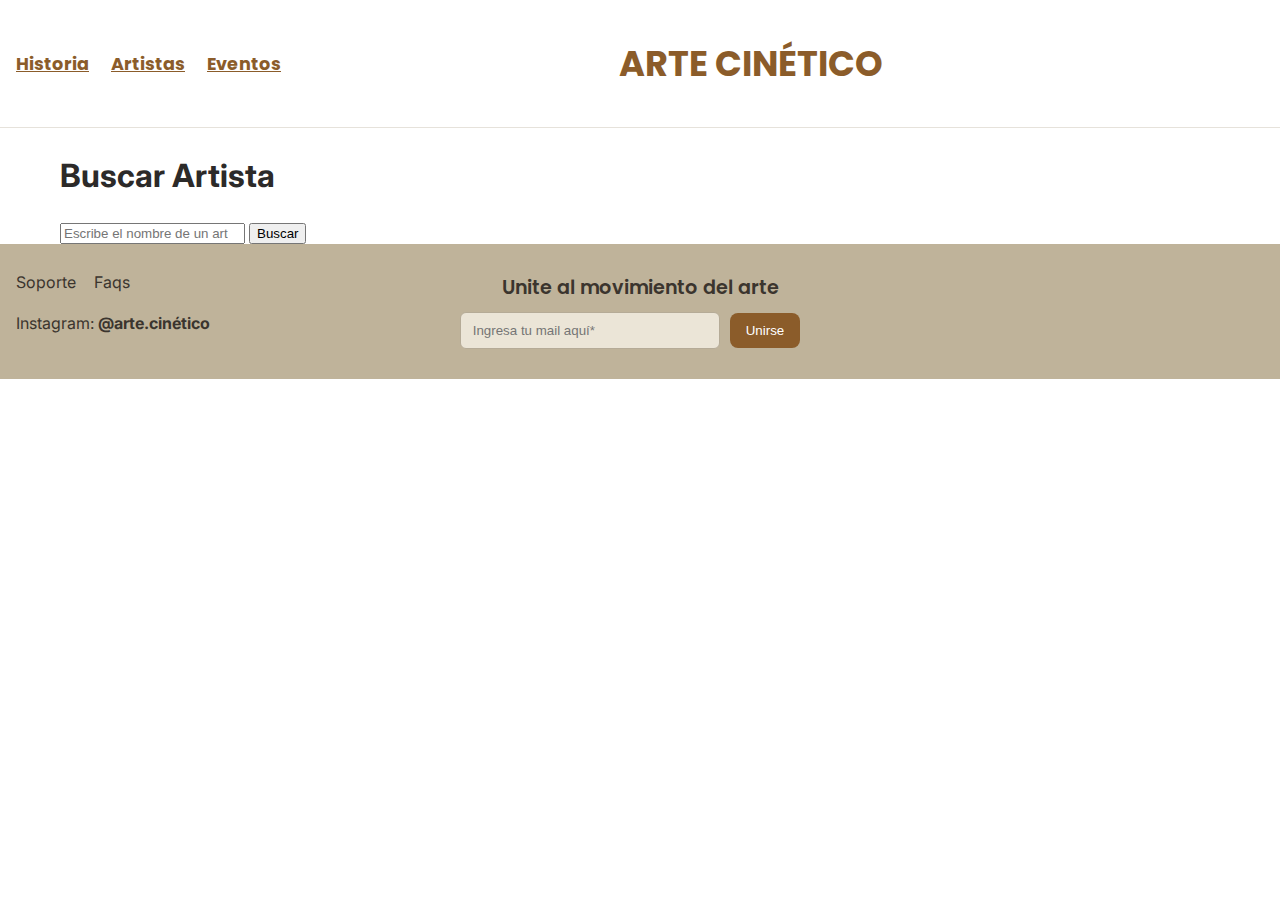
<file: search.html>
<!doctype html>
<html lang="es">
<head>
  <meta charset="utf-8">
  <meta name="viewport" content="width=device-width, initial-scale=1">
  <title>Buscar – Arte Cinético</title>
  <link href="https://fonts.googleapis.com/css2?family=Poppins:wght@600;700&family=Inter:wght@400;500&display=swap" rel="stylesheet">
  <link rel="stylesheet" href="styles.css?v=1">
  <style>
    #main-title:hover {
      transform: scale(1.03);
      text-shadow: 0 0 5px rgba(255, 255, 255, 0.7);
      transition: transform 0.2s ease-out, text-shadow 0.2s ease-out;
    }
    .nav-left a:not(.active):hover, .mobile-nav a:not(.active):hover {
      transform: scale(1.05);
      text-shadow: 0 0 4px rgba(255, 255, 255, 0.6);
      transition: transform 0.2s ease-out, text-shadow 0.2s ease-out;
    }
  </style>
</head>
<body>
<header class="main-header">
  <div class="header-row">
    <nav class="nav-left">
      <a href="historia.html">Historia</a>
      <a href="artistas.html">Artistas</a>
      <a href="eventos.html">Eventos</a>
    </nav>
    <a href="index.html" class="brand-btn">
      <h1 class="brand" id="main-title">ARTE CINÉTICO</h1>
    </a>
    <div class="nav-right">
      <a href="search.html" class="header-icon-link" aria-label="Buscar">
        <svg class="header-icon" viewBox="0 0 24 24" fill="none" stroke="currentColor" stroke-width="1.5" stroke-linecap="round" stroke-linejoin="round"><circle cx="11" cy="11" r="8"></circle><circle cx="11" cy="11" r="5"></circle><circle cx="11" cy="11" r="2"></circle><line x1="21" y1="21" x2="16.65" y2="16.65"></line></svg>
      </a>
      <a href="#newsletter-section" class="header-icon-link" aria-label="Contacto">
        <svg class="header-icon" viewBox="0 0 24 24" fill="none" stroke="currentColor" stroke-width="1.5" stroke-linecap="round" stroke-linejoin="round"><path d="M4 4h16c1.1 0 2 .9 2 2v12c0 1.1-.9 2-2 2H4c-1.1 0-2-.9-2-2V6c0-1.1.9-2 2-2z"></path><polyline points="22,6 12,13 2,6"></polyline><line x1="2" y1="19" x2="22" y2="19"></line><line x1="2" y1="4" x2="22" y2="4"></line></svg>
      </a>
      <a href="cart.html" class="header-icon-link" aria-label="Carrito">
        <svg class="header-icon" viewBox="0 0 24 24" fill="none" stroke="currentColor" stroke-width="1.5" stroke-linecap="round" stroke-linejoin="round"><path d="M6 2L3 6v14a2 2 0 0 0 2 2h14a2 2 0 0 0 2-2V6l-3-4z"></path><line x1="3" y1="6" x2="21" y2="6"></line><path d="M16 10a4 4 0 0 1-8 0"></path></svg>
      </a>
    </div>
  </div>
  <button class="nav-toggle" aria-expanded="false" aria-controls="mobile-nav">☰</button>
  <nav id="mobile-nav" class="mobile-nav">
    <a href="historia.html">Historia</a>
    <a href="artistas.html">Artistas</a>
    <a href="eventos.html">Eventos</a>
  </nav>
</header>

<main class="container search-page">
  <section class="search-section">
    <h1>Buscar Artista</h1>
    <form class="search-form">
      <input type="search" id="artist-search" name="q" placeholder="Escribe el nombre de un artista...">
      <button type="submit">Buscar</button>
    </form>
    <div class="search-results">
      <!-- Los resultados de la búsqueda aparecerían aquí -->
    </div>
  </section>
</main>

<footer class="main-footer">
  <div class="footer-left"><a href="#">Soporte</a><a href="#">Faqs</a><p>Instagram: <strong>@arte.cinético</strong></p></div>
  <div id="newsletter-section" class="footer-center"><p class="cta">Unite al movimiento del arte</p><form class="newsletter" novalidate><input type="email" placeholder="Ingresa tu mail aquí*" required><button type="submit">Unirse</button><span class="form-msg" aria-live="polite"></span></form></div>
  <div class="footer-right"></div>
</footer>

<script src="main.js?v=1" defer></script>
</body>
</html>
</file>
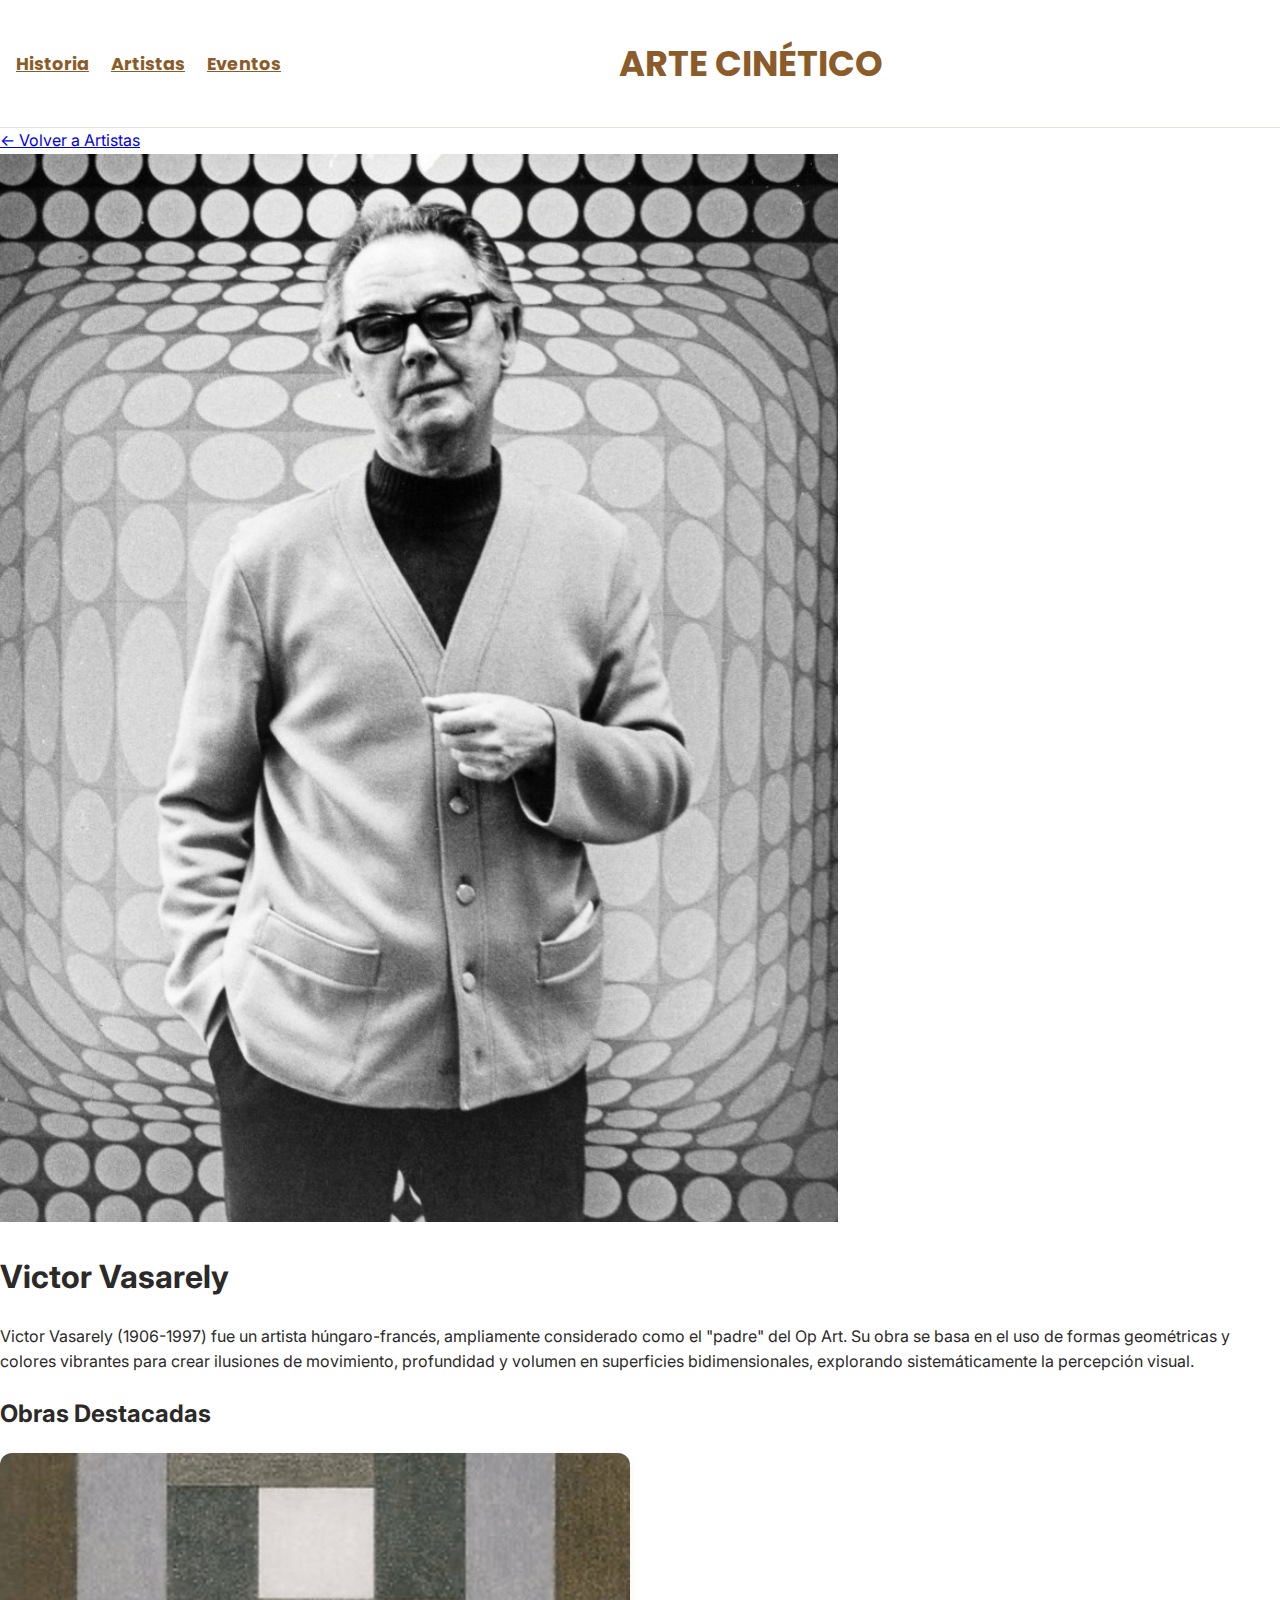
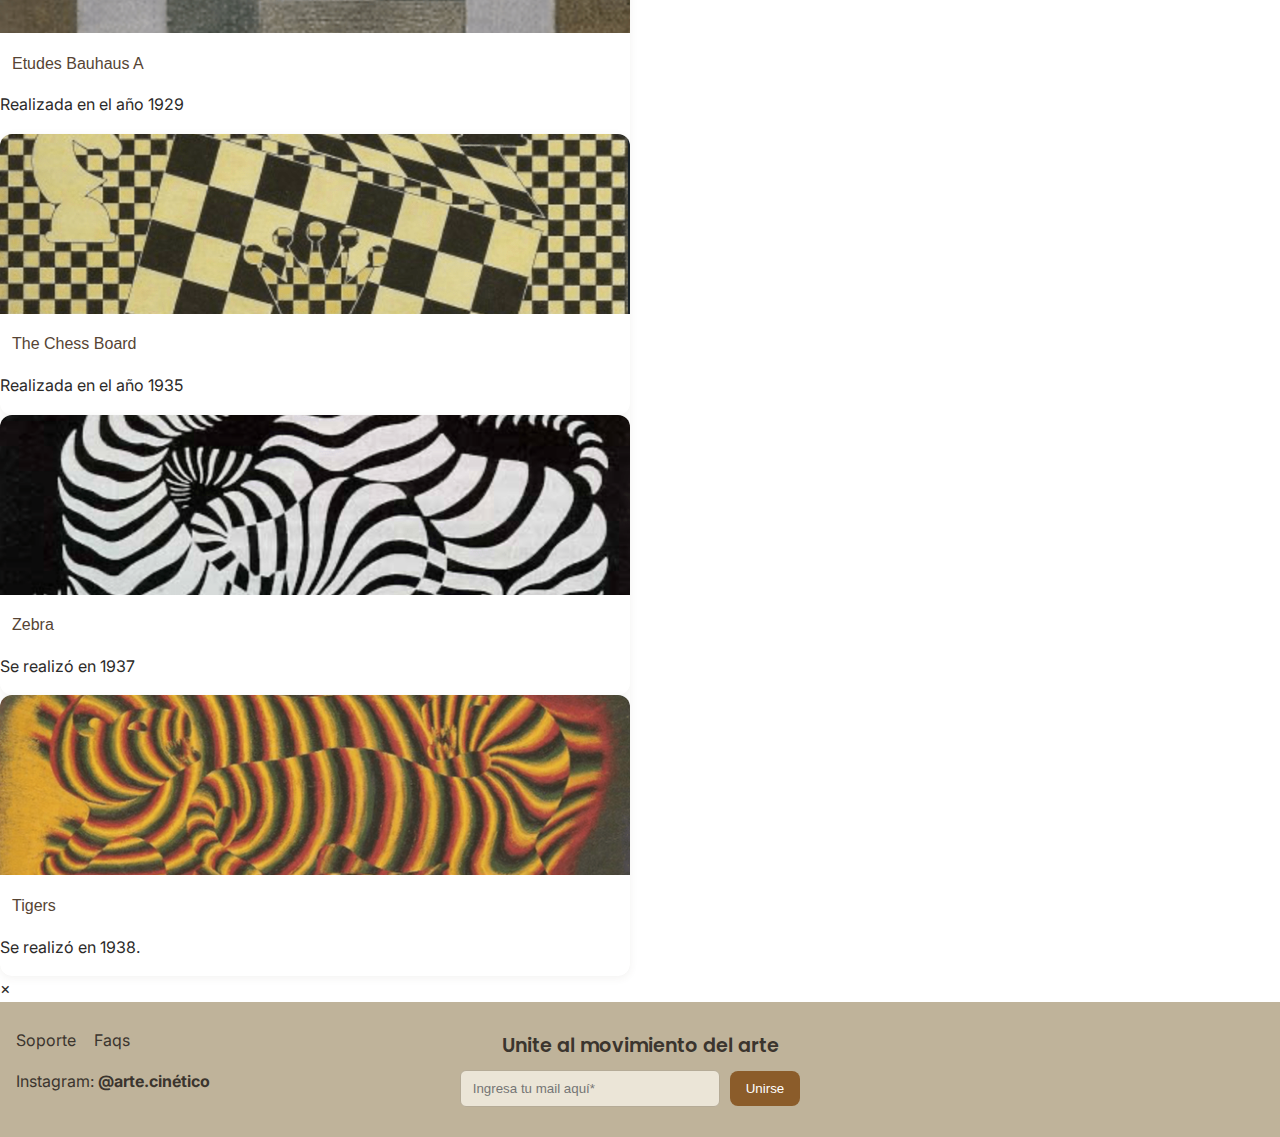
<file: victor-vasarely.html>
<!doctype html>
<html lang="es">
<head>
  <meta charset="utf-8">
  <meta name="viewport" content="width=device-width, initial-scale=1">
  <title>Victor Vasarely – Arte Cinético</title>
  <link href="https://fonts.googleapis.com/css2?family=Poppins:wght@600;700&family=Inter:wght@400;500&display=swap" rel="stylesheet">
  <link rel="stylesheet" href="styles.css?v=1">
  <style>
    #main-title:hover {
      transform: scale(1.03);
      text-shadow: 0 0 5px rgba(255, 255, 255, 0.7);
      transition: transform 0.2s ease-out, text-shadow 0.2s ease-out;
    }
    .nav-left a:not(.active):hover, .mobile-nav a:not(.active):hover {
      transform: scale(1.05);
      text-shadow: 0 0 4px rgba(255, 255, 255, 0.6);
      transition: transform 0.2s ease-out, text-shadow 0.2s ease-out;
    }
  </style>
</head>
<body>
<header class="main-header">
  <div class="header-row">

    <nav class="nav-left">
      <a href="historia.html">Historia</a>
      <a href="artistas.html" class="active">Artistas</a>
      <a href="eventos.html">Eventos</a>
    </nav>
    <a href="index.html" class="brand-btn">
      <h1 class="brand" id="main-title">ARTE CINÉTICO</h1>
    </a>
    <div class="nav-right">
      <a href="search.html" class="header-icon-link" aria-label="Buscar">
        <svg class="header-icon" viewBox="0 0 24 24" fill="none" stroke="currentColor" stroke-width="1.5" stroke-linecap="round" stroke-linejoin="round"><circle cx="11" cy="11" r="8"></circle><circle cx="11" cy="11" r="5"></circle><circle cx="11" cy="11" r="2"></circle><line x1="21" y1="21" x2="16.65" y2="16.65"></line></svg>
      </a>
      <a href="#newsletter-section" class="header-icon-link" aria-label="Contacto">
        <svg class="header-icon" viewBox="0 0 24 24" fill="none" stroke="currentColor" stroke-width="1.5" stroke-linecap="round" stroke-linejoin="round"><path d="M4 4h16c1.1 0 2 .9 2 2v12c0 1.1-.9 2-2 2H4c-1.1 0-2-.9-2-2V6c0-1.1.9-2 2-2z"></path><polyline points="22,6 12,13 2,6"></polyline><line x1="2" y1="19" x2="22" y2="19"></line><line x1="2" y1="4" x2="22" y2="4"></line></svg>
      </a>
      <a href="cart.html" class="header-icon-link" aria-label="Carrito">
        <svg class="header-icon" viewBox="0 0 24 24" fill="none" stroke="currentColor" stroke-width="1.5" stroke-linecap="round" stroke-linejoin="round"><path d="M6 2L3 6v14a2 2 0 0 0 2 2h14a2 2 0 0 0 2-2V6l-3-4z"></path><line x1="3" y1="6" x2="21" y2="6"></line><path d="M16 10a4 4 0 0 1-8 0"></path></svg>
      </a>
    </div>
  </div>
  <button class="nav-toggle" aria-expanded="false" aria-controls="mobile-nav">☰</button>
  <nav id="mobile-nav" class="mobile-nav">
    <a href="historia.html">Historia</a>
    <a href="artistas.html" class="active">Artistas</a>
    <a href="eventos.html">Eventos</a>
  </nav>
</header>

<main class="artista-detalle-main">
  <a href="artistas.html" class="back-to-artists">← Volver a Artistas</a>
  <section class="artista-detalle-hero">
    <img src="victor.png" alt="Victor Vasarely" class="artista-detalle-img">
    <div class="artista-detalle-info">
      <h1 class="nombre">Victor Vasarely</h1>
      <p class="bio">
        Victor Vasarely (1906-1997) fue un artista húngaro-francés, ampliamente considerado como el "padre" del Op Art. Su obra se basa en el uso de formas geométricas y colores vibrantes para crear ilusiones de movimiento, profundidad y volumen en superficies bidimensionales, explorando sistemáticamente la percepción visual.
      </p>
    </div>
  </section>

  <section class="obras-artista">
    <h2 class="obras-artista-titulo">Obras Destacadas</h2>
    <div class="obras-grid">
      <article class="obra-card">
        <img src="victor2.png" alt="Obra de Victor Vasarely 1" class="obra-img-clickable">
        <p class="obra-title">Etudes Bauhaus A</p>
        <p class="obra-desc">Realizada en el año 1929</p>
      <article class="obra-card">
        <img src="victor3.png" alt="Obra de Victor Vasarely 2" class="obra-img-clickable">
        <p class="obra-title">The Chess Board</p>
        <p class="obra-desc">Realizada en el año 1935 </p>
      </article>
      <article class="obra-card">
        <img src="victor4.png" alt="Obra de Victor Vasarely 3" class="obra-img-clickable">
        <p class="obra-title">Zebra</p>
        <p class="obra-desc">Se realizó en 1937</p>
      </article>
      <article class="obra-card">
        <img src="victor5.png" alt="Obra de Victor Vasarely 4" class="obra-img-clickable">
        <p class="obra-title">Tigers</p>
        <p class="obra-desc">Se realizó en 1938.</p>
      </article>
    </div>
  </section>
</main>

<div id="img-modal" class="img-modal">
  <span class="img-modal-close">&times;</span>
  <img class="img-modal-content" id="img-modal-img">
</div>

<footer class="main-footer">
  <div class="footer-left"><a href="#">Soporte</a><a href="#">Faqs</a><p>Instagram: <strong>@arte.cinético</strong></p></div>
  <div id="newsletter-section" class="footer-center"><p class="cta">Unite al movimiento del arte</p><form class="newsletter" novalidate><input type="email" placeholder="Ingresa tu mail aquí*" required><button type="submit">Unirse</button><span class="form-msg" aria-live="polite"></span></form></div>
  <div class="footer-right"></div>
</footer>

<script src="main.js?v=1" defer></script>
</body>
</html>
</file>
<file: styles.css>
:root{
  --beige:#BFB39A;      /* base ash/beige del footer y bloques */
  --sand:#D8D0BE;       /* beige claro alterno */
  --ink:#2C2A29;        /* texto principal */
  --brown:#5A4635;      /* títulos/acentos */
  --white:#fff;
  --gap:14px;
}

*{box-sizing:border-box}
html,body{margin:0;padding:0}
body{font-family:Inter,system-ui,-apple-system,Segoe UI,Roboto,sans-serif;color:var(--ink);line-height:1.6;background:#fff}

/* ------- HEADER ------- */
.main-header {
  position: sticky; top: 0; z-index: 50;
  background: var(--white);
  border-bottom: 1px solid #e6e2db;
  padding: 0;
}
.header-row {
  display: flex;
  align-items: center;
  justify-content: space-between;
  gap: 0;
  padding: 12px 16px;
}
.nav-left {
  display: flex;
  align-items: center;
  gap: 22px;
}
.nav-left a, .nav-link {
  font-family: 'Poppins', sans-serif;
  color: var(--brown);
  font-weight: 700;
  font-size: 1.1rem;
}
.nav-right {
  display: flex;
  align-items: center;
  gap: 22px;
  margin-left: auto;
}
.brand {
  font-family: 'Poppins', sans-serif;
  font-weight: 700;
  font-size: 2.2rem;
  color: var(--brown);
  text-align: center;
  transition: transform 0.2s cubic-bezier(.4,2,.3,1);
}
.brand.clicked {
  transform: scale(1.12);
}
.brand-btn {
  text-decoration: none !important;
  display: flex;
  justify-content: center;
  flex: 1;
}
.search-form {
  display: flex;
  align-items: center;
  gap: 4px;
}
.search-input {
  padding: 7px 10px;
  border-radius: 6px;
  border: 1px solid #b5ab97;
  background: #ebe5d7;
  min-width: 120px;
  font-size: 1rem;
  font-family: 'Poppins', sans-serif;
}
.search-btn {
  background: var(--beige);
  border: none;
  border-radius: 6px;
  padding: 7px 10px;
  cursor: pointer;
  color: var(--brown);
  font-family: 'Poppins', sans-serif;
  font-weight: 700;
}
.contact-link {
  font-size: 1.1rem;
  font-family: Inter, sans-serif;
  color: var(--brown) !important;
  font-weight: 700;
}
.cart-link {
  font-size: 1.2rem;
  color: var(--brown) !important;
  font-weight: 700;
}
.nav-toggle {
  display: none;
  background: var(--white);
  border: 1px solid #cfc7b6;
  padding: 6px 10px;
  border-radius: 8px;
  font-size: 1.5rem;
  margin: 8px 16px 8px auto;
}
.mobile-nav {
  display: none;
  flex-direction: column;
  gap:  estimatepx;
  padding: 18px 16px;
  background: var(--white);
  border-top: 1px solid #e6e2db;
}
.mobile-nav a {
  font-size: 1.1rem;
  font-family: Inter, sans-serif;
}
.mobile-nav .search-form {
  margin: 10px 0;
}
.active{color:var(--brown); font-weight:600}

/* ------- COLLAGE HOME ------- */
.collage{
  display:grid; gap:0;
  grid-template-columns: repeat(7, 1fr);
}
.collage img{
  width:100%; height:220px; object-fit:cover; display:block;
  transition: transform 0.3s, box-shadow 0.3s;
  cursor: pointer;
}
.collage img:hover {
  transform: scale(1.05);
  box-shadow: 0 4px 16px rgba(0,0,0,0.18);
}
@media (max-width:1200px){ .collage{grid-template-columns: repeat(5,1fr);} }
@media (max-width:900px){  .collage{grid-template-columns: repeat(3,1fr);} .collage img{height:200px} }
@media (max-width:600px){  .collage{grid-template-columns: repeat(2,1fr);} .collage img{height:170px} }

/* ------- FOOTER ------- */
.main-footer{
  background:var(--beige); color:#3b352e; padding:26px 16px;
  display:grid; grid-template-columns:1fr 1fr 1fr; align-items:center;
}
.main-footer a{color:#3b352e; text-decoration:none; margin-right:18px}
.cta{font:600 1.2rem Poppins, sans-serif; text-align:center; margin:0 0 10px}
.newsletter{display:flex; gap:10px; justify-content:center; align-items:center}
.newsletter input{
  padding:10px 12px; border-radius:6px; border:1px solid #b5ab97; min-width:260px; background:#ebe5d7
}
.newsletter button{
  padding:10px 16px; border:0; border-radius:8px; background:var(--brown); color:#fff; cursor:pointer
}
.form-msg{margin-left:10px; font-size:.95rem}

/* ------- SECCIONES (Historia/Artistas/Eventos) ------- */
.page{padding:26px 16px; max-width:1200px; margin:auto}
.page-hero{
  display:grid; grid-template-columns: 1.1fr 0.9fr; gap:22px; align-items:start; margin-bottom:10px
}
.page-title{font:700 2rem Poppins, sans-serif; color:var(--brown); margin:0}
.page-desc{background:var(--sand); padding:14px; border-radius:8px}

.page-grid{display:grid; grid-template-columns:1fr 1fr; gap:24px; margin-top:14px}
.page-cards{display:grid; grid-template-columns:repeat(2,1fr); gap:16px}
.card{background:#fff; border-radius:10px; overflow:hidden; box-shadow:0 2px 8px rgb(0 0 0 / .06)}
.card img{width:100%; height:180px; object-fit:cover}
.card h3{margin:10px 12px; font:600 1rem Poppins, sans-serif; color:var(--brown)}

/* ------- RESPONSIVE ------- */
@media (max-width:900px){
  .brand{font-size:1.8rem}
  .page-hero{grid-template-columns:1fr}
  .page-grid{grid-template-columns:1fr}
}
@media (max-width:720px){
  .nav-left{display:none}
  .nav-right{display:none}
  .nav-toggle{display:block}
  .mobile-nav[aria-hidden="false"]{display:flex; flex-direction:column}
  .main-footer{grid-template-columns:1fr; gap:18px}
  .newsletter{flex-direction:column}
  .newsletter input, .newsletter button{width:100%}
}
@media (max-width:600px){
  .historia-hero {
    grid-template-columns: 1fr;
    gap: 12px;
  }
  .historia-texto {
    padding-bottom: 12px;
  }
  .obras-grid {
    grid-template-columns: 1fr;
    gap: 12px;
  }
}

/* --------------- HISTORIA --------------- */
.container{max-width:1200px;margin:0 auto;padding:0 20px}
.historia-page{padding:24px 0}
.historia-hero{
  display:grid;
  grid-template-columns: 1.1fr 0.9fr;
  gap:28px;
  align-items:start;
  margin:24px 0 8px;
}
.historia-title{
  font-family:'Poppins', 'Inter', Arial, sans-serif;
  color: var(--brown);
  transition: color 0.3s, text-shadow 0.3s;
}
.historia-title:hover {
  color: #3b2a18;
  text-shadow: 0 2px 12px rgba(59,42,24,0.18);
}
.historia-desc{
  background:#E8E1CF; color:#2C2A29; border-radius:8px; padding:16px;
  font-family:'Belleza', Arial, sans-serif; font-size:16px;
}
.historia-texto p,
.historia-texto ul,
.historia-texto li {
  color: var(--brown);
}
.historia-body{
  display:grid; grid-template-columns:1fr 1fr; gap:32px; margin:16px 0 40px;
}
.historia-content p{margin:0 0 14px}
.obras-grid{
  display:grid; grid-template-columns:repeat(2,1fr); gap:20px;
}
.obra-card{
  background:#fff; border-radius:12px; overflow:hidden;
  box-shadow:0 2px 8px rgba(86,68,52,0.07);
}
.obra-card img{width:100%; height:180px; object-fit:cover}
.obra-title{
  font-family:'Belleza', Arial, sans-serif; font-size:16px;
  color:#564434; margin:10px 12px;
}

/* --------------- RESPONSIVE --------------- */
@media (max-width: 900px){
  .collage-grid{ grid-template-columns: repeat(3, 1fr); }
  .main-footer{ flex-direction: column; align-items:flex-start; gap:24px; }
  .footer-left, .footer-center{ width:100%; text-align:left; }
  .historia-hero{ grid-template-columns: 1fr; }
  .historia-body{ grid-template-columns: 1fr; }
}

@media (max-width: 600px){
  .main-header, .main-footer{
    flex-direction: column;
    align-items: flex-start;
    padding: 18px 10px;
    gap: 18px;
  }
  .collage-grid{ grid-template-columns: repeat(2, 1fr); gap: 10px; }
  .footer-form{ flex-direction: column; gap: 8px; width: 100%; }
  .footer-input-rect{ width: 100%; }
  .footer-btn{ width: 100%; }
}

/* ------- ARTISTAS ------- */
:root {
  --brown: #8B5C2A;
}
.artistas-main {
  padding: 2rem 0;
}
.artistas-layout {
  display: flex;
  gap: 2rem;
  max-width: 1200px;
  margin: 0 auto;
}
.artistas-sidebar {
  min-width: 220px;
}
.artistas-title {
  font-family: 'Poppins', sans-serif;
  font-weight: 700;
  font-size: 2.2rem;
  color: var(--brown);
  margin-bottom: 1.5rem;
}
.artistas-list {
  list-style: none;
  padding: 0;
  margin: 0;
}
.artistas-list li {
  font-size: 1.1rem;
  margin-bottom: 1rem;
  color: #333;
}
.artistas-grid {
  display: grid;
  grid-template-columns: repeat(4, 1fr);
  gap: 2rem;
  flex: 1;
}
.artista-card {
  background: #fff;
  border-radius: 16px;
  box-shadow: 0 2px 12px rgba(0,0,0,0.10);
  padding: 1rem;
  display: flex;
  flex-direction: column;
  align-items: center;
  transition: box-shadow 0.3s, transform 0.3s;
}
.artista-card:hover {
  box-shadow: 0 4px 24px rgba(0,0,0,0.18);
  transform: translateY(-4px) scale(1.03);
}
.artista-card img {
  width: 100%;
  height: 180px;
  object-fit: cover;
  border-radius: 12px;
  margin-bottom: 1rem;
}
.artista-nombre {
  font-family: 'Poppins', sans-serif;
  font-weight: 600;
  font-size: 1.1rem;
  color: var(--brown);
  margin: 0;
  text-align: center;
}
@media (max-width: 900px) {
  .artistas-grid {
    grid-template-columns: repeat(2, 1fr);
  }
  .artistas-layout {
    flex-direction: column;
    gap: 1.5rem;
  }
  .artistas-sidebar {
    min-width: 0;
    margin-bottom: 1.5rem;
  }
}
@media (max-width: 600px) {
  .artista-card img {
    height: 120px;
  }
  .artistas-title {
    font-size: 1.5rem;
  }
}

/* ------- EVENTOS ------- */
.eventos-main {
  padding: 2rem 0;
}
.eventos-hero {
  max-width: 1200px;
  margin: 0 auto 2rem auto;
  padding: 0 16px;
}
.eventos-title {
  font-family: 'Poppins', sans-serif;
  font-weight: 700;
  font-size: 2.2rem;
  color: var(--brown);
  margin-bottom: 0.5rem;
}
.eventos-sub {
  font-size: 1.1rem;
  color: #444;
  margin-bottom: 0.5rem;
}
.eventos-grid {
  display: grid;
  grid-template-columns: repeat(4, 1fr);
  gap: 2rem;
  max-width: 1200px;
  margin: 0 auto;
  padding: 0 16px;
}
.evento-card {
  background: #fff;
  border-radius: 16px;
  box-shadow: 0 2px 12px rgba(0,0,0,0.10);
  padding: 1.2rem 1rem 1.5rem 1rem;
  display: flex;
  flex-direction: column;
  align-items: flex-start;
  transition: box-shadow 0.3s, transform 0.3s;
}
.evento-card:hover {
  box-shadow: 0 4px 24px rgba(0,0,0,0.18);
  transform: translateY(-4px) scale(1.03);
}
.evento-card img {
  width: 100%;
  height: 160px;
  object-fit: cover;
  border-radius: 12px;
  margin-bottom: 1rem;
}
.evento-nombre {
  font-family: 'Poppins', sans-serif;
  font-weight: 600;
  font-size: 1.2rem;
  color: var(--brown);
  margin: 0 0 0.5rem 0;
}
.evento-info {
  font-size: 1rem;
  color: #333;
  margin: 0 0 0.5rem 0;
}
.evento-desc {
  font-size: 1rem;
  color: #444;
  margin: 0 0 0.7rem 0;
}
.evento-precio {
  font-size: 1.05rem;
  color: var(--brown);
  font-weight: 600;
  margin: 0 0 0.7rem 0;
}
.evento-btn {
  display: inline-block;
  background: var(--brown);
  color: #fff;
  font-family: 'Poppins', sans-serif;
  font-weight: 600;
  padding: 8px 18px;
  border-radius: 8px;
  text-decoration: none;
  transition: background 0.3s, box-shadow 0.3s;
  box-shadow: 0 1px 4px rgba(0,0,0,0.08);
}
.evento-btn:hover {
  background: #3b2a18;
  box-shadow: 0 2px 8px rgba(0,0,0,0.15);
}
@media (max-width: 900px) {
  .eventos-grid {
    grid-template-columns: repeat(2, 1fr);
  }
  .evento-card img {
    height: 120px;
  }
  .eventos-title {
    font-size: 1.5rem;
  }
}
@media (max-width: 600px) {
  .eventos-grid {
    grid-template-columns: 1fr;
    gap: 1.2rem;
  }
  .evento-card img {
    height: 90px;
  }
}

/* ------- GALERIA ------- */
.galeria-imagenes {
  display: grid;
  grid-template-columns: repeat(auto-fit, minmax(180px, 1fr));
  gap: 16px;
  padding: 16px 0;
}
.galeria-imagenes img {
  width: 100%;
  height: 180px;
  object-fit: cover;
  border-radius: 12px;
  box-shadow: 0 2px 8px rgba(0,0,0,0.15);
  transition: transform 0.3s, box-shadow 0.3s;
}
.galeria-imagenes img:hover {
  transform: scale(1.07);
  box-shadow: 0 4px 16px rgba(0,0,0,0.25);
}
.galeria-invitacion {
  color: var(--brown);
  font-family: 'Poppins', sans-serif;
  font-size: 1.3rem;
  font-weight: 600;
  text-align: center;
  margin-bottom: 18px;
  position: relative;
  transition: color 0.3s;
}
.galeria-invitacion:hover {
  color: #8B5C2A;
}
.galeria-invitacion::after {
  content: "";
  display: block;
  width: 0;
  height: 3px;
  background: var(--brown);
  transition: width 0.4s;
  position: absolute;
  left: 50%;
  bottom: -6px;
  transform: translateX(-50%);
}
.galeria-invitacion:hover::after {
  width: 80%;
}
@media (max-width: 600px) {
  .galeria-imagenes {
    grid-template-columns: 1fr 1fr;
    gap: 8px;
  }
  .galeria-imagenes img {
    height: 120px;
  }
}
</file>
